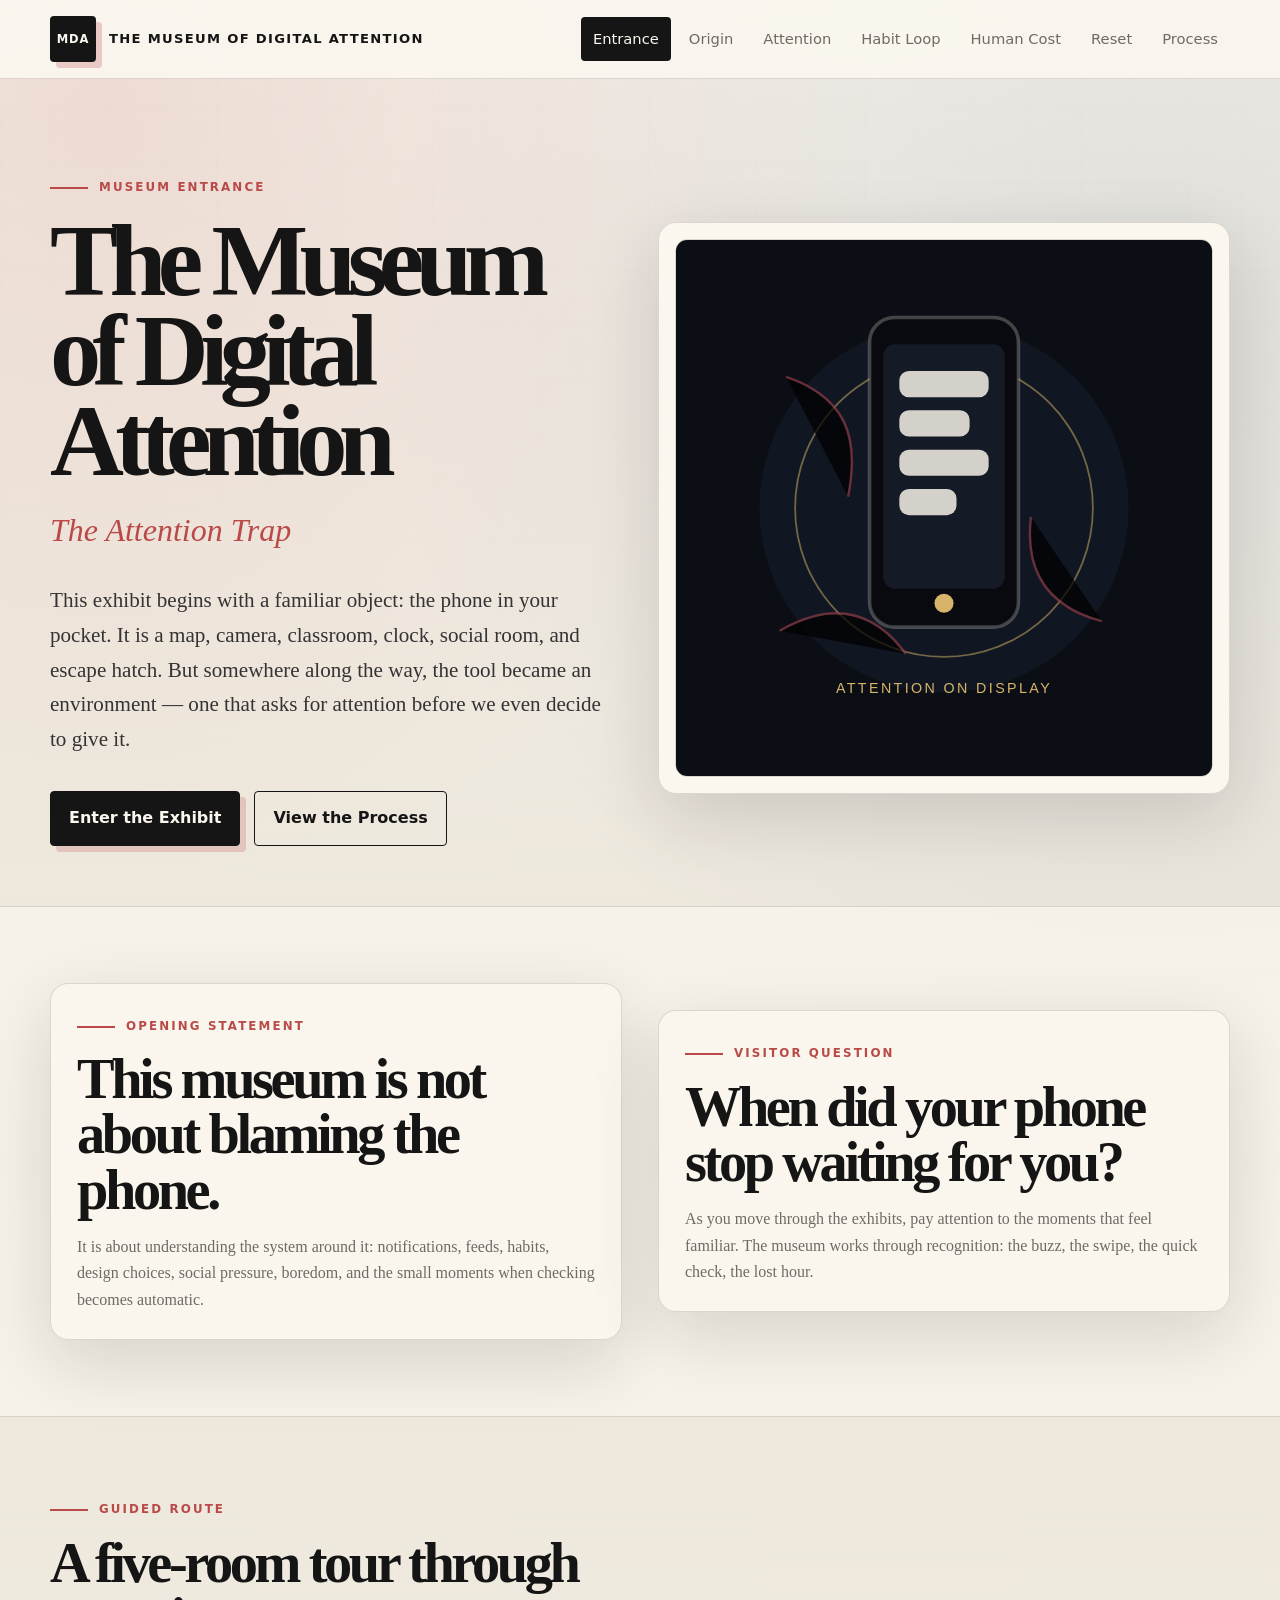
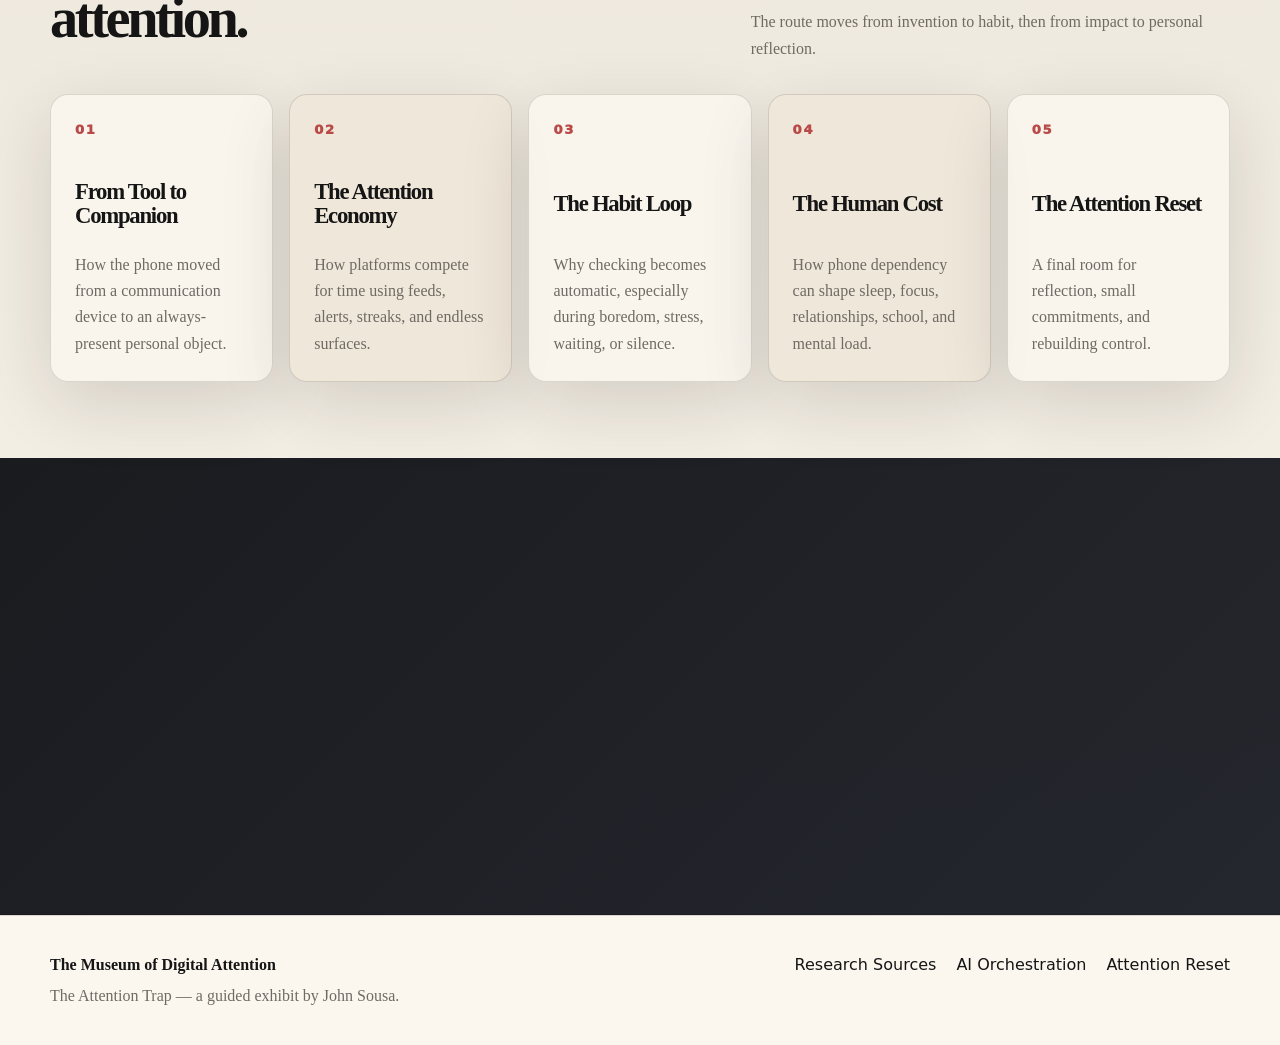
<file: index.html>
<!DOCTYPE html>
<html lang="en">
<head>
  <meta charset="UTF-8" />
  <meta name="viewport" content="width=device-width, initial-scale=1.0" />
  <title>Entrance | The Museum of Digital Attention</title>
  <meta name="description" content="Museum entrance for The Museum of Digital Attention." />
  <link rel="stylesheet" href="style.css" />
</head>
<body>
  
<header class="site-header">
  <nav class="container nav">
    <a class="brand" href="index.html" aria-label="Museum home">
      <span class="brand-mark">MDA</span>
      <span>The Museum of Digital Attention</span>
    </a>
    <button class="menu-toggle" aria-label="Open navigation">Menu</button>
    <div class="nav-links">
      <a href="index.html">Entrance</a>
      <a href="origin.html">Origin</a>
      <a href="attention.html">Attention</a>
      <a href="habits.html">Habit Loop</a>
      <a href="impact.html">Human Cost</a>
      <a href="reflection.html">Reset</a>
      <a href="process.html">Process</a>
    </div>
  </nav>
</header>

  <main>

    <section class="hero museum-entrance">
      <div class="container hero-grid">
        <div class="hero-copy reveal">
          <span class="exhibit-label">Museum Entrance</span>
          <h1>The Museum of Digital Attention</h1>
          <p class="subtitle">The Attention Trap</p>
          <p class="lede">This exhibit begins with a familiar object: the phone in your pocket. It is a map, camera, classroom, clock, social room, and escape hatch. But somewhere along the way, the tool became an environment — one that asks for attention before we even decide to give it.</p>
          <div class="hero-actions">
            <a class="btn primary" href="origin.html">Enter the Exhibit</a>
            <a class="btn ghost" href="process.html">View the Process</a>
          </div>
        </div>
        <div class="hero-art reveal">
          <img src="assets/images/hero-phone.svg" alt="Editorial illustration of a glowing phone in a museum case" />
        </div>
      </div>
    </section>

    <section class="quiet-section">
      <div class="container grid-2">
        <article class="statement-card reveal">
          <span class="eyebrow">Opening Statement</span>
          <h2>This museum is not about blaming the phone.</h2>
          <p>It is about understanding the system around it: notifications, feeds, habits, design choices, social pressure, boredom, and the small moments when checking becomes automatic.</p>
        </article>
        <article class="statement-card reveal">
          <span class="eyebrow">Visitor Question</span>
          <h2>When did your phone stop waiting for you?</h2>
          <p>As you move through the exhibits, pay attention to the moments that feel familiar. The museum works through recognition: the buzz, the swipe, the quick check, the lost hour.</p>
        </article>
      </div>
    </section>

    <section>
      <div class="container">
        <div class="section-header reveal">
          <div>
            <span class="exhibit-label">Guided Route</span>
            <h2>A five-room tour through attention.</h2>
          </div>
          <p>The route moves from invention to habit, then from impact to personal reflection.</p>
        </div>

        <div class="route-grid">
          <a class="route-card reveal" href="origin.html">
            <span>01</span>
            <h3>From Tool to Companion</h3>
            <p>How the phone moved from a communication device to an always-present personal object.</p>
          </a>
          <a class="route-card reveal" href="attention.html">
            <span>02</span>
            <h3>The Attention Economy</h3>
            <p>How platforms compete for time using feeds, alerts, streaks, and endless surfaces.</p>
          </a>
          <a class="route-card reveal" href="habits.html">
            <span>03</span>
            <h3>The Habit Loop</h3>
            <p>Why checking becomes automatic, especially during boredom, stress, waiting, or silence.</p>
          </a>
          <a class="route-card reveal" href="impact.html">
            <span>04</span>
            <h3>The Human Cost</h3>
            <p>How phone dependency can shape sleep, focus, relationships, school, and mental load.</p>
          </a>
          <a class="route-card reveal" href="reflection.html">
            <span>05</span>
            <h3>The Attention Reset</h3>
            <p>A final room for reflection, small commitments, and rebuilding control.</p>
          </a>
        </div>
      </div>
    </section>

    <section class="artifact-strip">
      <div class="container artifact-grid reveal">
        <div class="artifact-caption">
          <span class="eyebrow">Artifact No. 001</span>
          <h2>The Lock Screen</h2>
          <p>A private surface that became a public demand: messages, streaks, headlines, reminders, badges, alerts, and invitations to return.</p>
        </div>
        <div class="notification-wall" aria-label="Notification wall visual">
          <span>Mom: call me back</span>
          <span>3 new videos</span>
          <span>Your screen time is up 18%</span>
          <span>Breaking news</span>
          <span>Someone liked your post</span>
          <span>Memory from 4 years ago</span>
          <span>Low battery</span>
          <span>Continue watching?</span>
        </div>
      </div>
    </section>

  </main>
  
<footer class="site-footer">
  <div class="container footer-grid">
    <div>
      <strong>The Museum of Digital Attention</strong>
      <p>The Attention Trap — a guided exhibit by John Sousa.</p>
    </div>
    <div>
      <a href="sources.html">Research Sources</a>
      <a href="process.html">AI Orchestration</a>
      <a href="reflection.html">Attention Reset</a>
    </div>
  </div>
</footer>
<script src="script.js"></script>

</body>
</html>
</file>
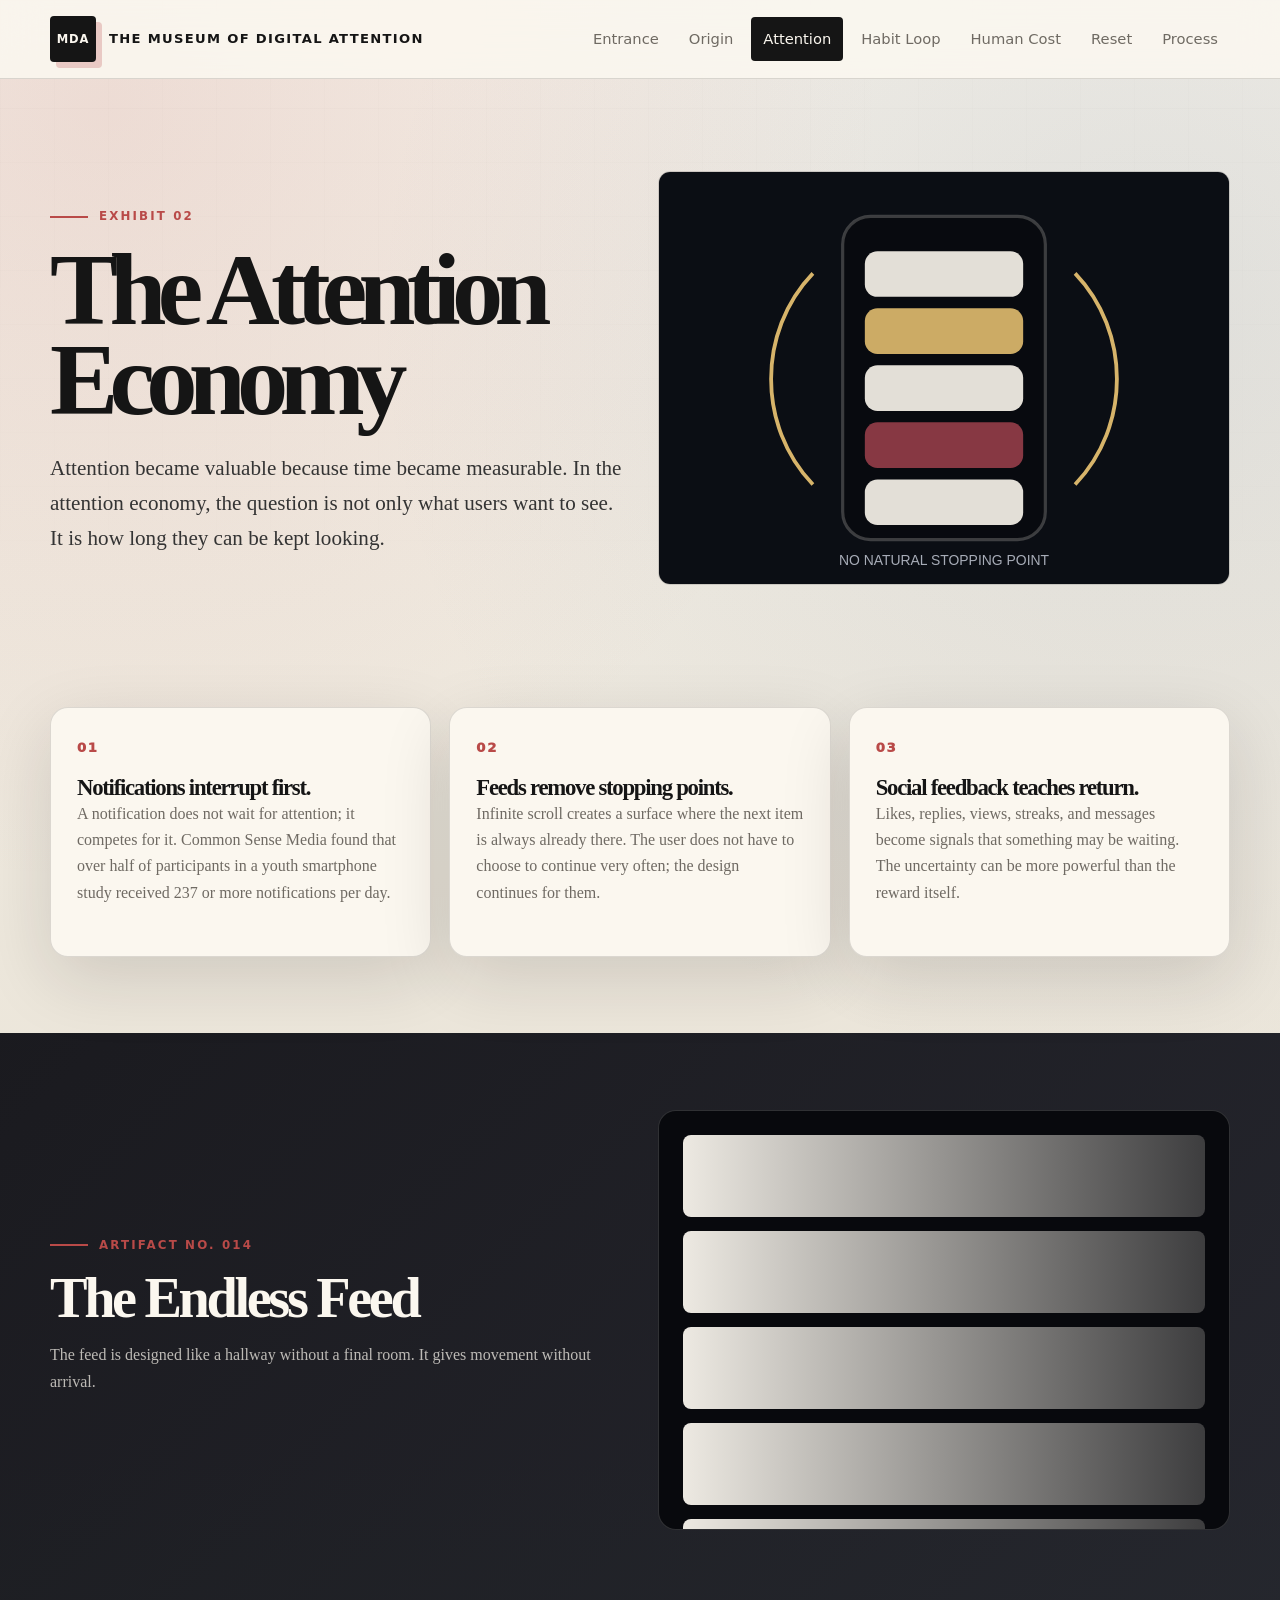
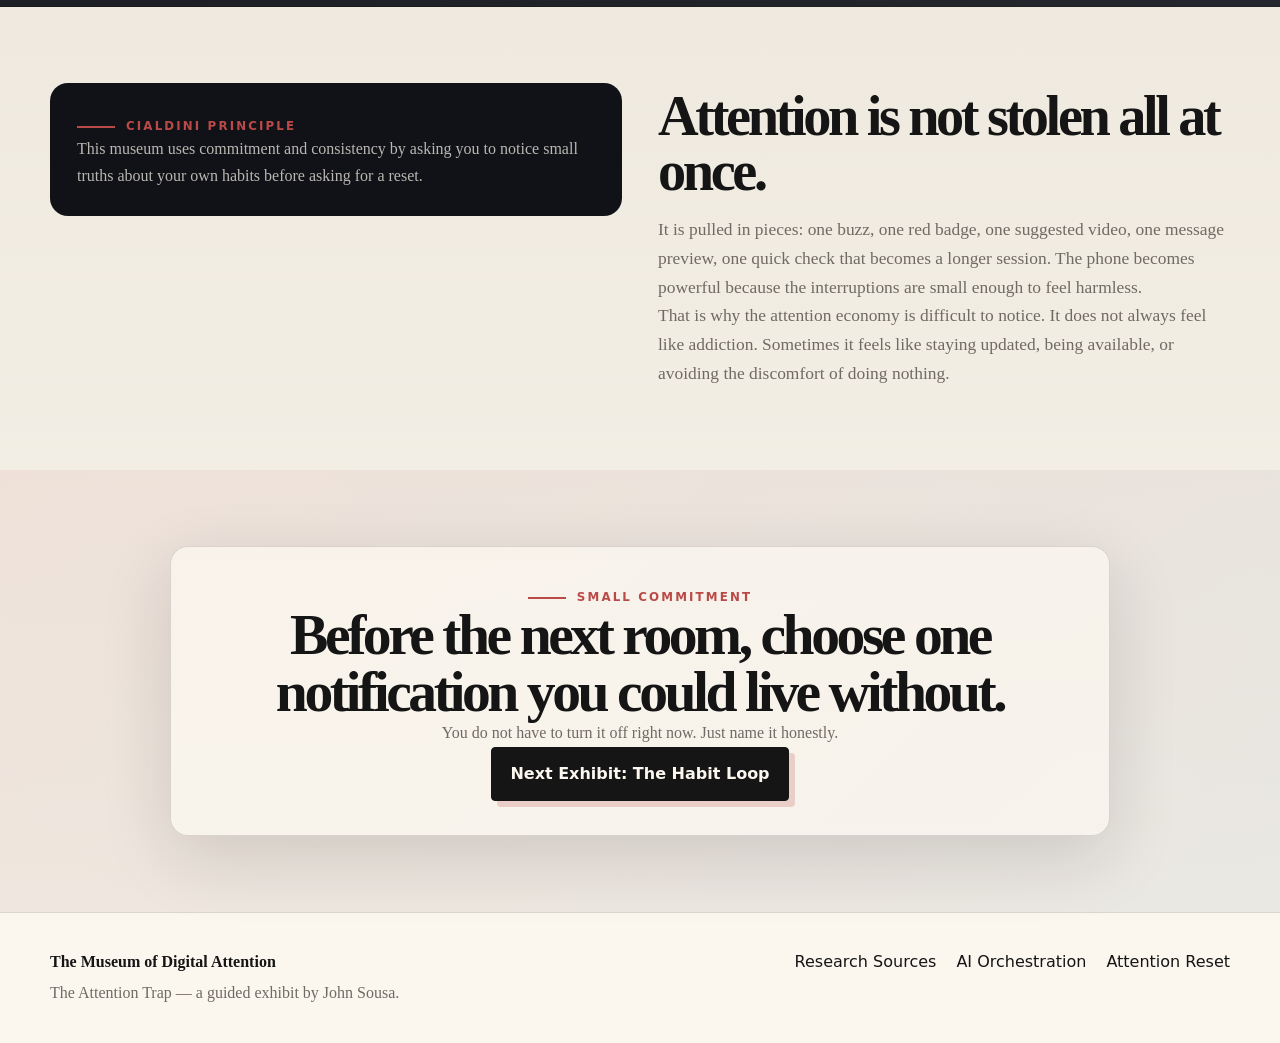
<file: attention.html>
<!DOCTYPE html>
<html lang="en">
<head>
  <meta charset="UTF-8" />
  <meta name="viewport" content="width=device-width, initial-scale=1.0" />
  <title>Exhibit 02: The Attention Economy | The Museum of Digital Attention</title>
  <meta name="description" content="The Museum of Digital Attention" />
  <link rel="stylesheet" href="style.css" />
</head>
<body>
  
<header class="site-header">
  <nav class="container nav">
    <a class="brand" href="index.html" aria-label="Museum home">
      <span class="brand-mark">MDA</span>
      <span>The Museum of Digital Attention</span>
    </a>
    <button class="menu-toggle" aria-label="Open navigation">Menu</button>
    <div class="nav-links">
      <a href="index.html">Entrance</a>
      <a href="origin.html">Origin</a>
      <a href="attention.html">Attention</a>
      <a href="habits.html">Habit Loop</a>
      <a href="impact.html">Human Cost</a>
      <a href="reflection.html">Reset</a>
      <a href="process.html">Process</a>
    </div>
  </nav>
</header>

  <main>

    <section class="page-hero">
      <div class="container page-grid">
        <div class="reveal">
          <span class="exhibit-label">Exhibit 02</span>
          <h1>The Attention Economy</h1>
          <p class="lede">Attention became valuable because time became measurable. In the attention economy, the question is not only what users want to see. It is how long they can be kept looking.</p>
        </div>
        <img class="page-image reveal" src="assets/images/feed-loop.svg" alt="Infinite feed and attention economy illustration" />
      </div>
    </section>

    <section>
      <div class="container grid-3">
        <article class="info-card reveal">
          <span class="number">01</span>
          <h3>Notifications interrupt first.</h3>
          <p>A notification does not wait for attention; it competes for it. Common Sense Media found that over half of participants in a youth smartphone study received 237 or more notifications per day.</p>
        </article>
        <article class="info-card reveal">
          <span class="number">02</span>
          <h3>Feeds remove stopping points.</h3>
          <p>Infinite scroll creates a surface where the next item is always already there. The user does not have to choose to continue very often; the design continues for them.</p>
        </article>
        <article class="info-card reveal">
          <span class="number">03</span>
          <h3>Social feedback teaches return.</h3>
          <p>Likes, replies, views, streaks, and messages become signals that something may be waiting. The uncertainty can be more powerful than the reward itself.</p>
        </article>
      </div>
    </section>

    <section class="artifact-strip">
      <div class="container artifact-grid reveal">
        <div>
          <span class="eyebrow">Artifact No. 014</span>
          <h2>The Endless Feed</h2>
          <p>The feed is designed like a hallway without a final room. It gives movement without arrival.</p>
        </div>
        <div class="feed-artifact">
          <div></div><div></div><div></div><div></div><div></div>
        </div>
      </div>
    </section>

    <section>
      <div class="container exhibit-layout">
        <aside class="exhibit-note reveal">
          <span class="eyebrow">Cialdini Principle</span>
          <p>This museum uses commitment and consistency by asking you to notice small truths about your own habits before asking for a reset.</p>
        </aside>
        <div class="exhibit-text reveal">
          <h2>Attention is not stolen all at once.</h2>
          <p>It is pulled in pieces: one buzz, one red badge, one suggested video, one message preview, one quick check that becomes a longer session. The phone becomes powerful because the interruptions are small enough to feel harmless.</p>
          <p>That is why the attention economy is difficult to notice. It does not always feel like addiction. Sometimes it feels like staying updated, being available, or avoiding the discomfort of doing nothing.</p>
        </div>
      </div>
    </section>

    <section class="reflection-prompt">
      <div class="container prompt-card reveal">
        <span class="eyebrow">Small Commitment</span>
        <h2>Before the next room, choose one notification you could live without.</h2>
        <p>You do not have to turn it off right now. Just name it honestly.</p>
        <a class="btn primary" href="habits.html">Next Exhibit: The Habit Loop</a>
      </div>
    </section>

  </main>
  
<footer class="site-footer">
  <div class="container footer-grid">
    <div>
      <strong>The Museum of Digital Attention</strong>
      <p>The Attention Trap — a guided exhibit by John Sousa.</p>
    </div>
    <div>
      <a href="sources.html">Research Sources</a>
      <a href="process.html">AI Orchestration</a>
      <a href="reflection.html">Attention Reset</a>
    </div>
  </div>
</footer>
<script src="script.js"></script>

</body>
</html>
</file>
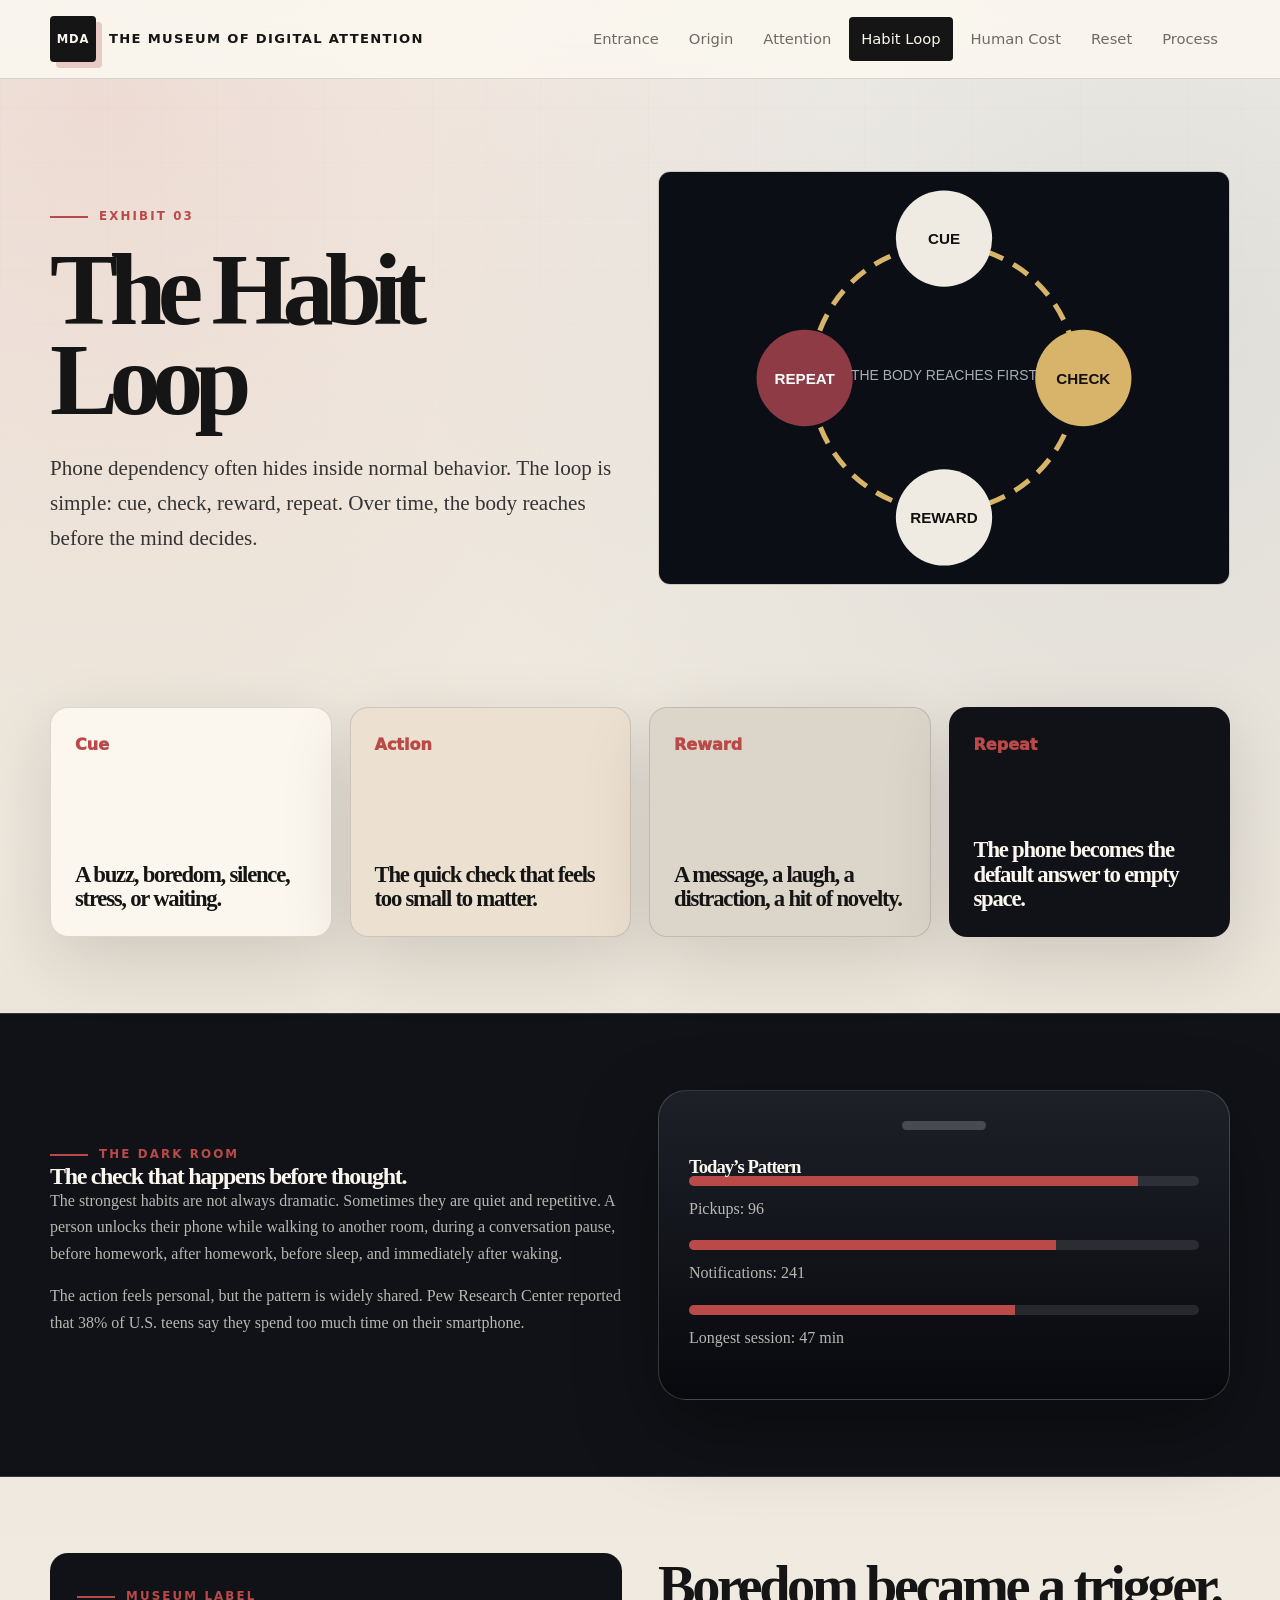
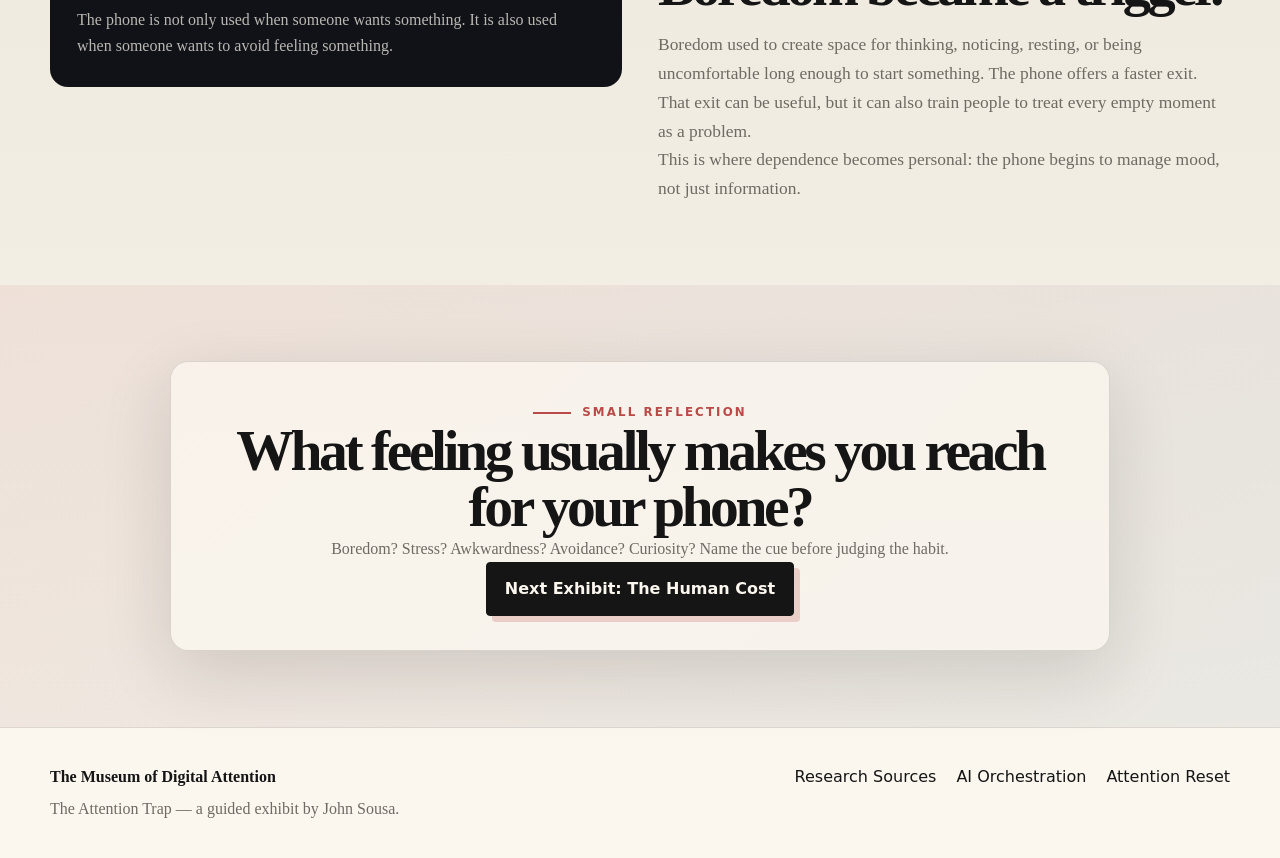
<file: habits.html>
<!DOCTYPE html>
<html lang="en">
<head>
  <meta charset="UTF-8" />
  <meta name="viewport" content="width=device-width, initial-scale=1.0" />
  <title>Exhibit 03: The Habit Loop | The Museum of Digital Attention</title>
  <meta name="description" content="The Museum of Digital Attention" />
  <link rel="stylesheet" href="style.css" />
</head>
<body>
  
<header class="site-header">
  <nav class="container nav">
    <a class="brand" href="index.html" aria-label="Museum home">
      <span class="brand-mark">MDA</span>
      <span>The Museum of Digital Attention</span>
    </a>
    <button class="menu-toggle" aria-label="Open navigation">Menu</button>
    <div class="nav-links">
      <a href="index.html">Entrance</a>
      <a href="origin.html">Origin</a>
      <a href="attention.html">Attention</a>
      <a href="habits.html">Habit Loop</a>
      <a href="impact.html">Human Cost</a>
      <a href="reflection.html">Reset</a>
      <a href="process.html">Process</a>
    </div>
  </nav>
</header>

  <main>

    <section class="page-hero">
      <div class="container page-grid">
        <div class="reveal">
          <span class="exhibit-label">Exhibit 03</span>
          <h1>The Habit Loop</h1>
          <p class="lede">Phone dependency often hides inside normal behavior. The loop is simple: cue, check, reward, repeat. Over time, the body reaches before the mind decides.</p>
        </div>
        <img class="page-image reveal" src="assets/images/habit-loop.svg" alt="Habit loop museum graphic" />
      </div>
    </section>

    <section>
      <div class="container loop-grid">
        <article class="loop-card reveal">
          <span>Cue</span>
          <h3>A buzz, boredom, silence, stress, or waiting.</h3>
        </article>
        <article class="loop-card reveal">
          <span>Action</span>
          <h3>The quick check that feels too small to matter.</h3>
        </article>
        <article class="loop-card reveal">
          <span>Reward</span>
          <h3>A message, a laugh, a distraction, a hit of novelty.</h3>
        </article>
        <article class="loop-card reveal">
          <span>Repeat</span>
          <h3>The phone becomes the default answer to empty space.</h3>
        </article>
      </div>
    </section>

    <section class="dark-room">
      <div class="container grid-2">
        <div class="reveal">
          <span class="exhibit-label">The Dark Room</span>
          <h2>The check that happens before thought.</h2>
          <p>The strongest habits are not always dramatic. Sometimes they are quiet and repetitive. A person unlocks their phone while walking to another room, during a conversation pause, before homework, after homework, before sleep, and immediately after waking.</p>
          <p>The action feels personal, but the pattern is widely shared. Pew Research Center reported that 38% of U.S. teens say they spend too much time on their smartphone.</p>
        </div>
        <div class="screen-time-panel reveal">
          <div class="phone-top"></div>
          <h3>Today’s Pattern</h3>
          <div class="bar"><span style="--w: 88%"></span></div>
          <p>Pickups: 96</p>
          <div class="bar"><span style="--w: 72%"></span></div>
          <p>Notifications: 241</p>
          <div class="bar"><span style="--w: 64%"></span></div>
          <p>Longest session: 47 min</p>
        </div>
      </div>
    </section>

    <section>
      <div class="container exhibit-layout">
        <aside class="exhibit-note reveal">
          <span class="eyebrow">Museum Label</span>
          <p>The phone is not only used when someone wants something. It is also used when someone wants to avoid feeling something.</p>
        </aside>
        <div class="exhibit-text reveal">
          <h2>Boredom became a trigger.</h2>
          <p>Boredom used to create space for thinking, noticing, resting, or being uncomfortable long enough to start something. The phone offers a faster exit. That exit can be useful, but it can also train people to treat every empty moment as a problem.</p>
          <p>This is where dependence becomes personal: the phone begins to manage mood, not just information.</p>
        </div>
      </div>
    </section>

    <section class="reflection-prompt">
      <div class="container prompt-card reveal">
        <span class="eyebrow">Small Reflection</span>
        <h2>What feeling usually makes you reach for your phone?</h2>
        <p>Boredom? Stress? Awkwardness? Avoidance? Curiosity? Name the cue before judging the habit.</p>
        <a class="btn primary" href="impact.html">Next Exhibit: The Human Cost</a>
      </div>
    </section>

  </main>
  
<footer class="site-footer">
  <div class="container footer-grid">
    <div>
      <strong>The Museum of Digital Attention</strong>
      <p>The Attention Trap — a guided exhibit by John Sousa.</p>
    </div>
    <div>
      <a href="sources.html">Research Sources</a>
      <a href="process.html">AI Orchestration</a>
      <a href="reflection.html">Attention Reset</a>
    </div>
  </div>
</footer>
<script src="script.js"></script>

</body>
</html>
</file>
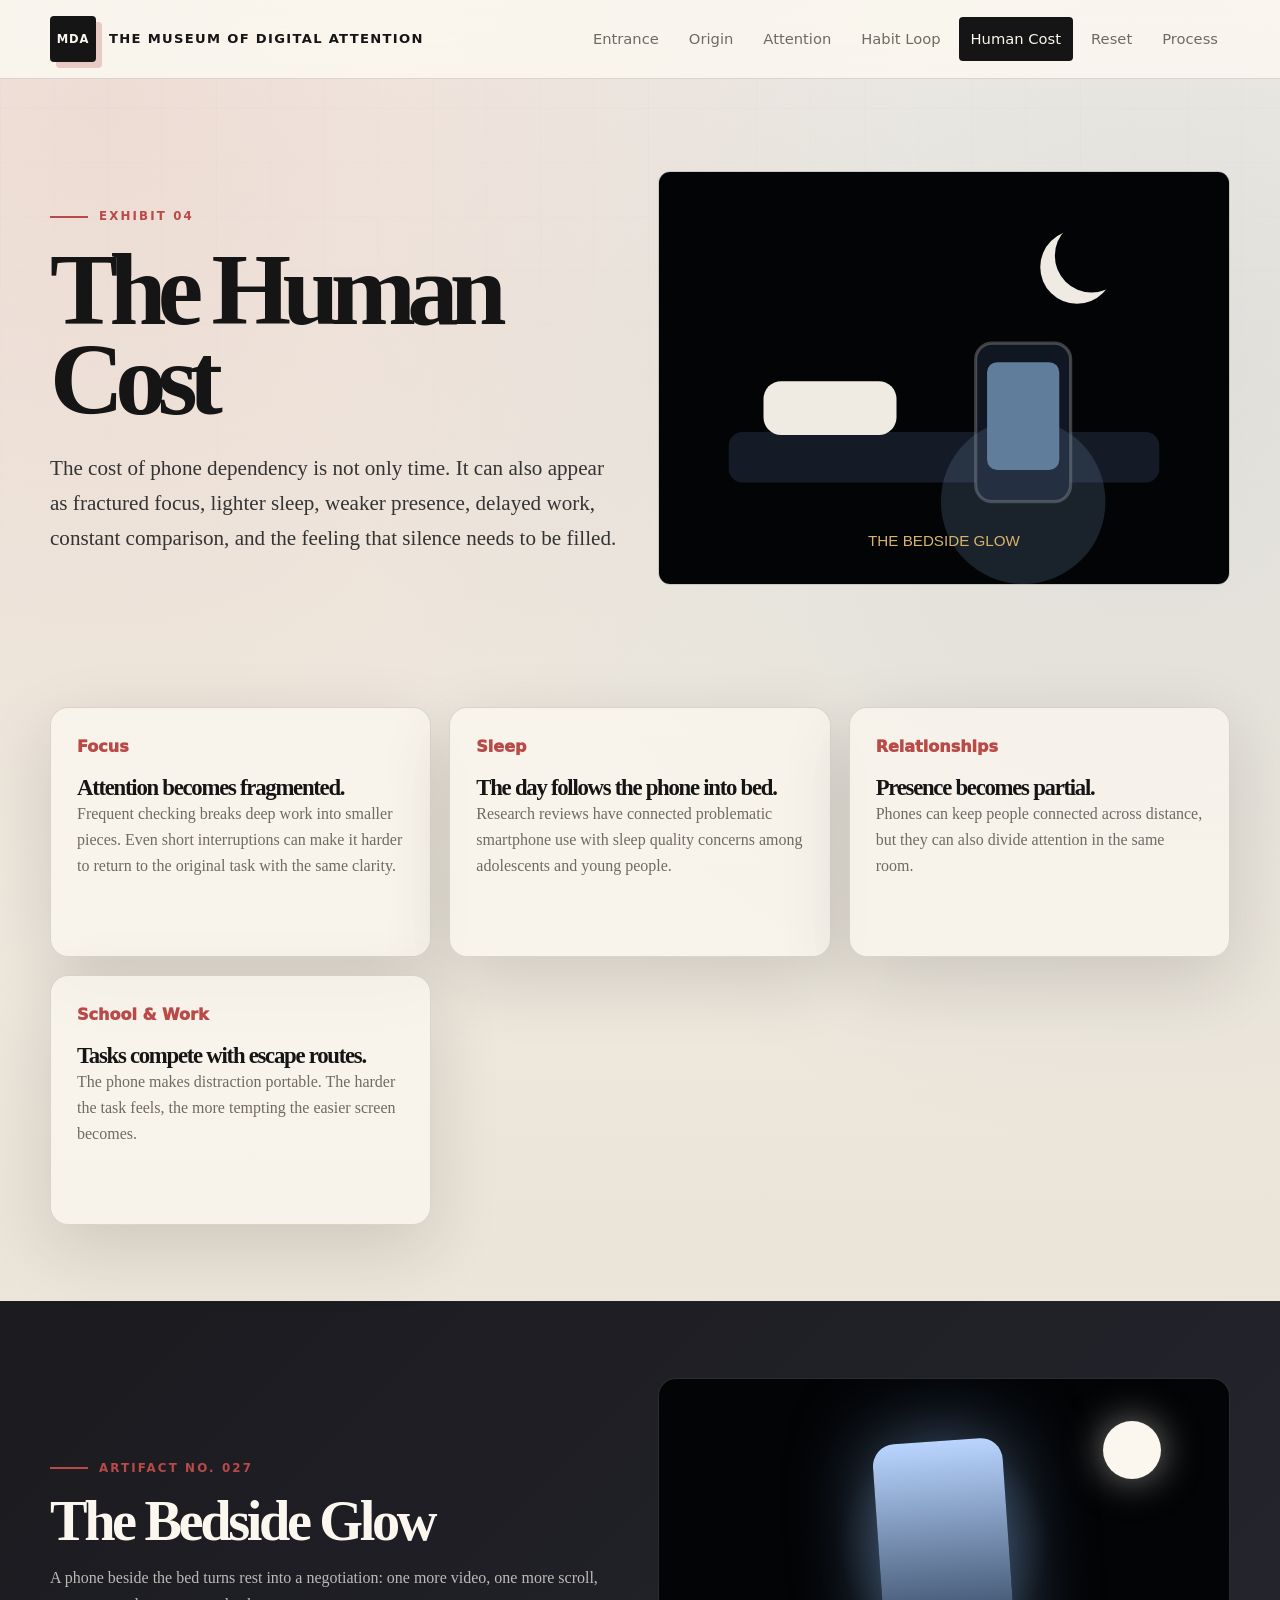
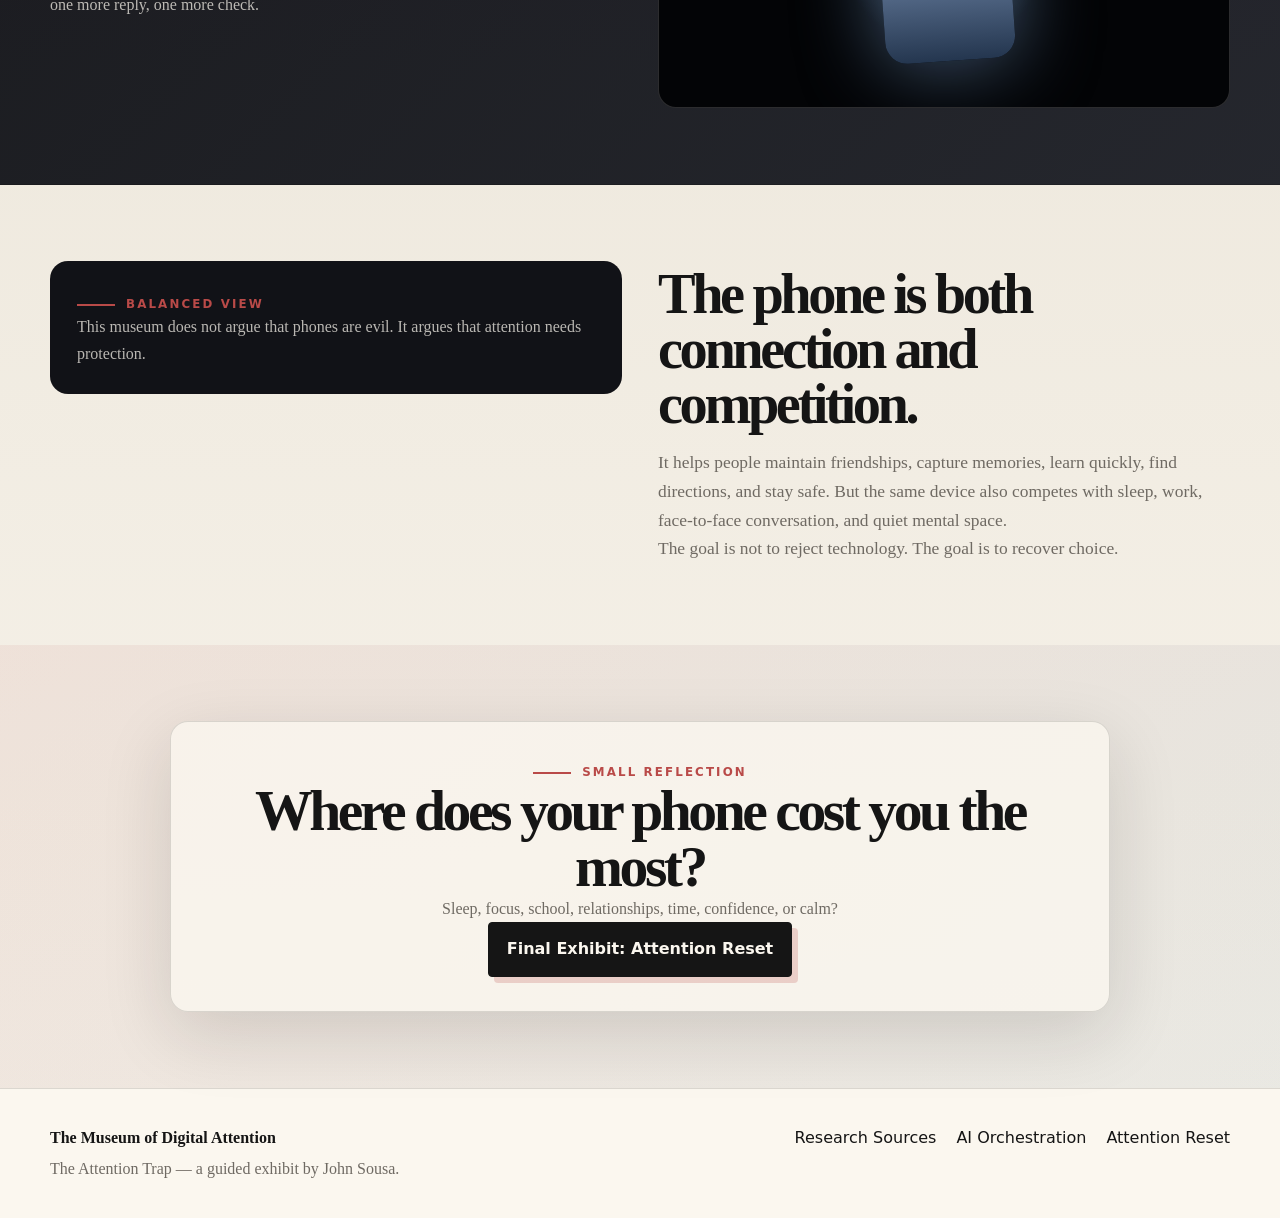
<file: impact.html>
<!DOCTYPE html>
<html lang="en">
<head>
  <meta charset="UTF-8" />
  <meta name="viewport" content="width=device-width, initial-scale=1.0" />
  <title>Exhibit 04: The Human Cost | The Museum of Digital Attention</title>
  <meta name="description" content="The Museum of Digital Attention" />
  <link rel="stylesheet" href="style.css" />
</head>
<body>
  
<header class="site-header">
  <nav class="container nav">
    <a class="brand" href="index.html" aria-label="Museum home">
      <span class="brand-mark">MDA</span>
      <span>The Museum of Digital Attention</span>
    </a>
    <button class="menu-toggle" aria-label="Open navigation">Menu</button>
    <div class="nav-links">
      <a href="index.html">Entrance</a>
      <a href="origin.html">Origin</a>
      <a href="attention.html">Attention</a>
      <a href="habits.html">Habit Loop</a>
      <a href="impact.html">Human Cost</a>
      <a href="reflection.html">Reset</a>
      <a href="process.html">Process</a>
    </div>
  </nav>
</header>

  <main>

    <section class="page-hero">
      <div class="container page-grid">
        <div class="reveal">
          <span class="exhibit-label">Exhibit 04</span>
          <h1>The Human Cost</h1>
          <p class="lede">The cost of phone dependency is not only time. It can also appear as fractured focus, lighter sleep, weaker presence, delayed work, constant comparison, and the feeling that silence needs to be filled.</p>
        </div>
        <img class="page-image reveal" src="assets/images/sleep-glow.svg" alt="Phone glow affecting sleep and attention illustration" />
      </div>
    </section>

    <section>
      <div class="container cost-grid">
        <article class="cost-card reveal">
          <span>Focus</span>
          <h3>Attention becomes fragmented.</h3>
          <p>Frequent checking breaks deep work into smaller pieces. Even short interruptions can make it harder to return to the original task with the same clarity.</p>
        </article>
        <article class="cost-card reveal">
          <span>Sleep</span>
          <h3>The day follows the phone into bed.</h3>
          <p>Research reviews have connected problematic smartphone use with sleep quality concerns among adolescents and young people.</p>
        </article>
        <article class="cost-card reveal">
          <span>Relationships</span>
          <h3>Presence becomes partial.</h3>
          <p>Phones can keep people connected across distance, but they can also divide attention in the same room.</p>
        </article>
        <article class="cost-card reveal">
          <span>School & Work</span>
          <h3>Tasks compete with escape routes.</h3>
          <p>The phone makes distraction portable. The harder the task feels, the more tempting the easier screen becomes.</p>
        </article>
      </div>
    </section>

    <section class="artifact-strip">
      <div class="container artifact-grid reveal">
        <div>
          <span class="eyebrow">Artifact No. 027</span>
          <h2>The Bedside Glow</h2>
          <p>A phone beside the bed turns rest into a negotiation: one more video, one more scroll, one more reply, one more check.</p>
        </div>
        <div class="nightstand">
          <div class="moon"></div>
          <div class="glow-phone"></div>
        </div>
      </div>
    </section>

    <section>
      <div class="container exhibit-layout">
        <aside class="exhibit-note reveal">
          <span class="eyebrow">Balanced View</span>
          <p>This museum does not argue that phones are evil. It argues that attention needs protection.</p>
        </aside>
        <div class="exhibit-text reveal">
          <h2>The phone is both connection and competition.</h2>
          <p>It helps people maintain friendships, capture memories, learn quickly, find directions, and stay safe. But the same device also competes with sleep, work, face-to-face conversation, and quiet mental space.</p>
          <p>The goal is not to reject technology. The goal is to recover choice.</p>
        </div>
      </div>
    </section>

    <section class="reflection-prompt">
      <div class="container prompt-card reveal">
        <span class="eyebrow">Small Reflection</span>
        <h2>Where does your phone cost you the most?</h2>
        <p>Sleep, focus, school, relationships, time, confidence, or calm?</p>
        <a class="btn primary" href="reflection.html">Final Exhibit: Attention Reset</a>
      </div>
    </section>

  </main>
  
<footer class="site-footer">
  <div class="container footer-grid">
    <div>
      <strong>The Museum of Digital Attention</strong>
      <p>The Attention Trap — a guided exhibit by John Sousa.</p>
    </div>
    <div>
      <a href="sources.html">Research Sources</a>
      <a href="process.html">AI Orchestration</a>
      <a href="reflection.html">Attention Reset</a>
    </div>
  </div>
</footer>
<script src="script.js"></script>

</body>
</html>
</file>
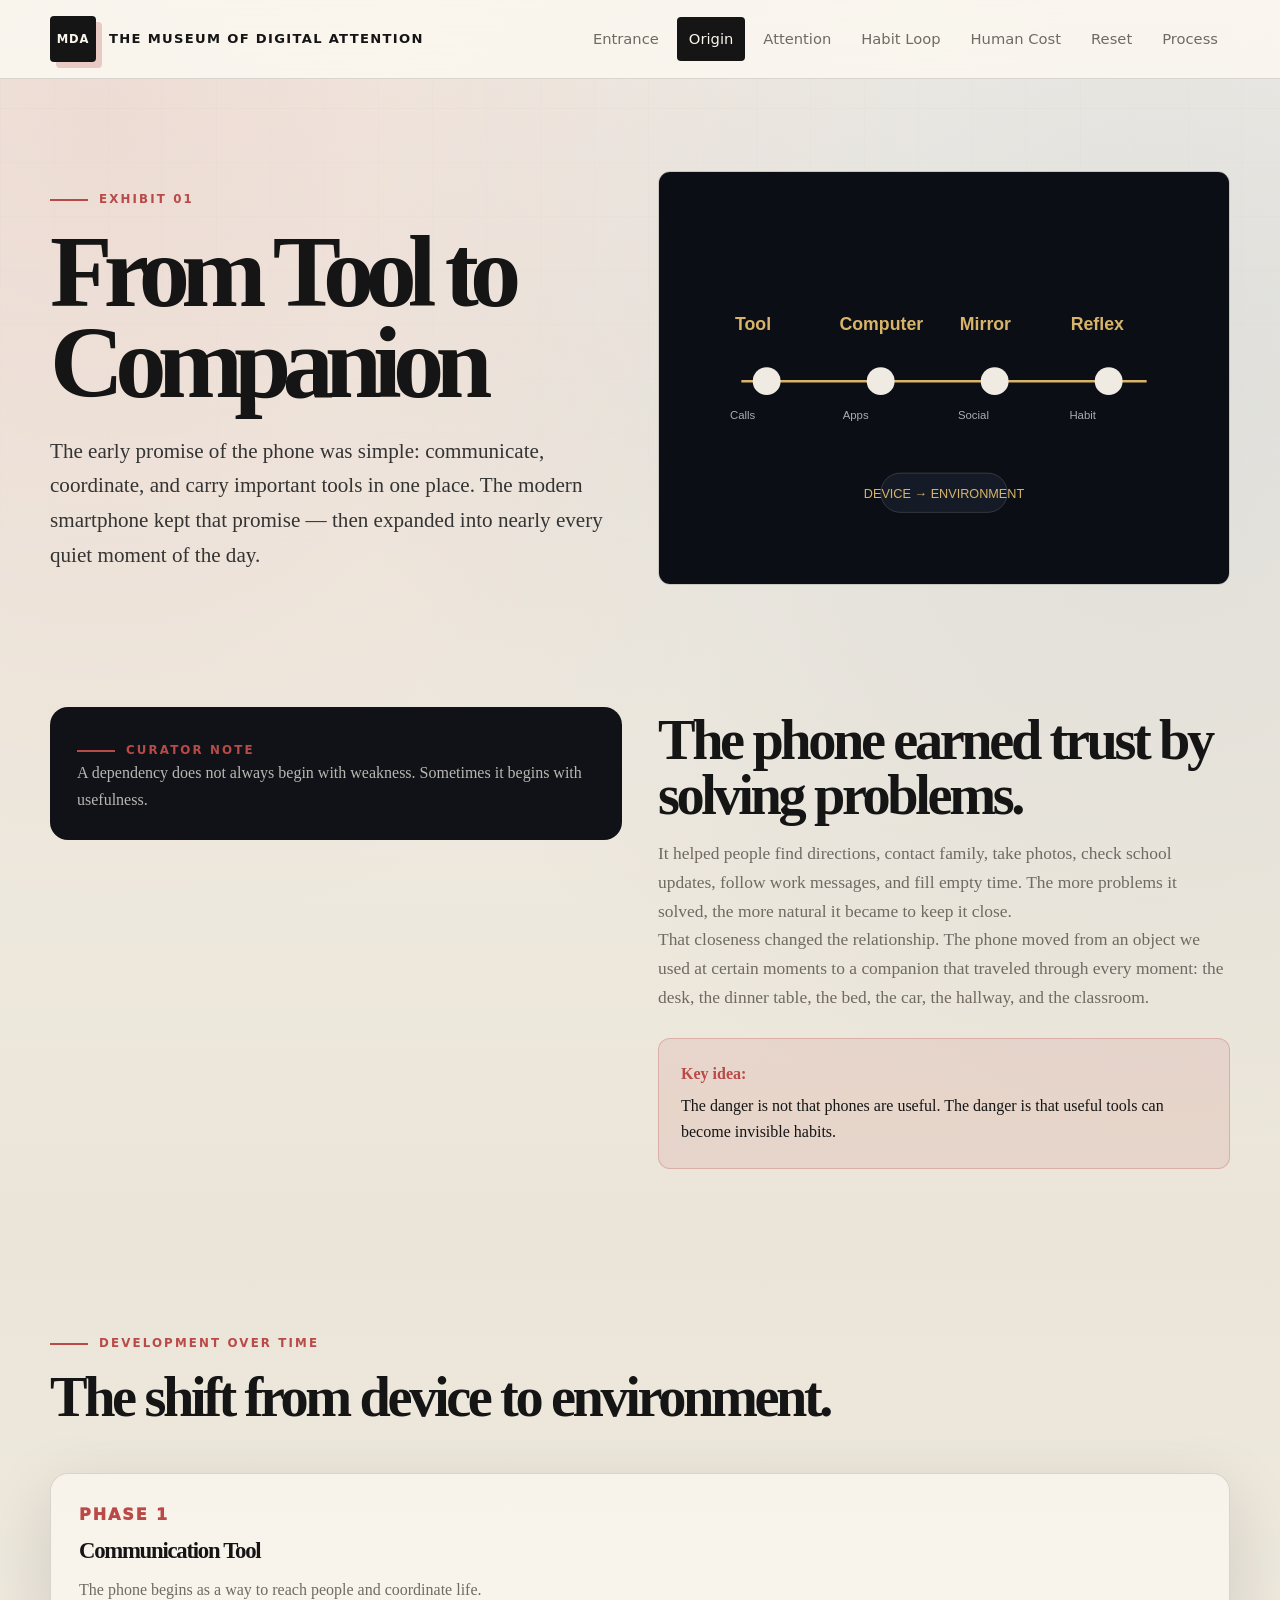
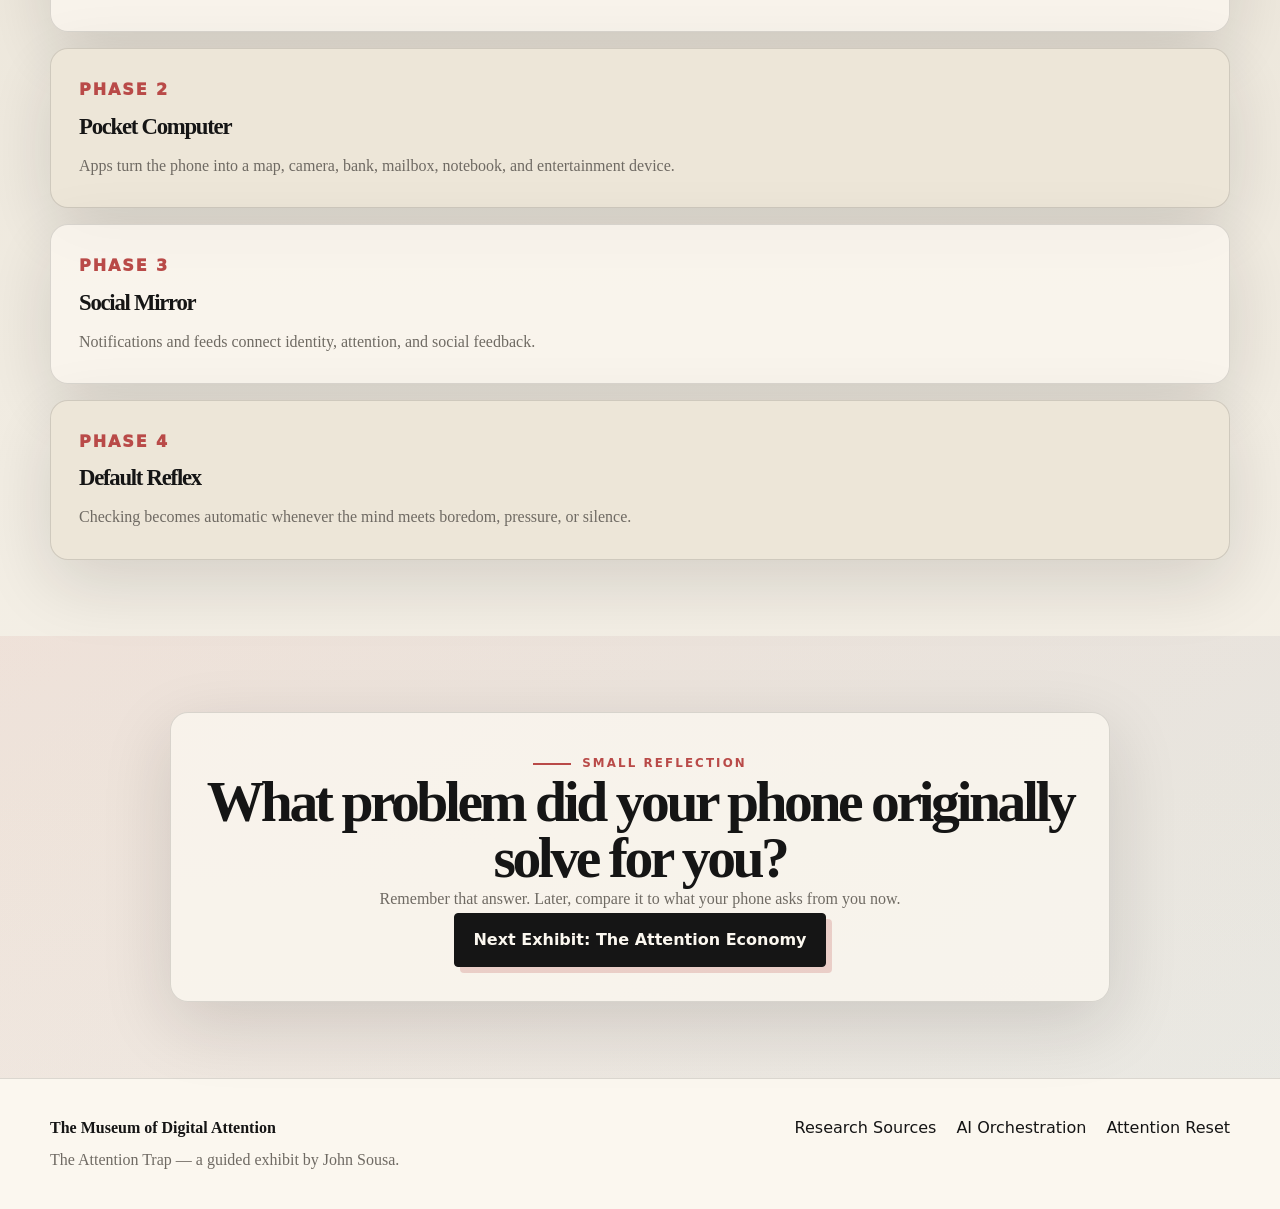
<file: origin.html>
<!DOCTYPE html>
<html lang="en">
<head>
  <meta charset="UTF-8" />
  <meta name="viewport" content="width=device-width, initial-scale=1.0" />
  <title>Exhibit 01: From Tool to Companion | The Museum of Digital Attention</title>
  <meta name="description" content="The Museum of Digital Attention" />
  <link rel="stylesheet" href="style.css" />
</head>
<body>
  
<header class="site-header">
  <nav class="container nav">
    <a class="brand" href="index.html" aria-label="Museum home">
      <span class="brand-mark">MDA</span>
      <span>The Museum of Digital Attention</span>
    </a>
    <button class="menu-toggle" aria-label="Open navigation">Menu</button>
    <div class="nav-links">
      <a href="index.html">Entrance</a>
      <a href="origin.html">Origin</a>
      <a href="attention.html">Attention</a>
      <a href="habits.html">Habit Loop</a>
      <a href="impact.html">Human Cost</a>
      <a href="reflection.html">Reset</a>
      <a href="process.html">Process</a>
    </div>
  </nav>
</header>

  <main>

    <section class="page-hero">
      <div class="container page-grid">
        <div class="reveal">
          <span class="exhibit-label">Exhibit 01</span>
          <h1>From Tool to Companion</h1>
          <p class="lede">The early promise of the phone was simple: communicate, coordinate, and carry important tools in one place. The modern smartphone kept that promise — then expanded into nearly every quiet moment of the day.</p>
        </div>
        <img class="page-image reveal" src="assets/images/timeline-phone.svg" alt="Timeline style phone evolution graphic" />
      </div>
    </section>

    <section>
      <div class="container exhibit-layout">
        <aside class="exhibit-note reveal">
          <span class="eyebrow">Curator Note</span>
          <p>A dependency does not always begin with weakness. Sometimes it begins with usefulness.</p>
        </aside>
        <div class="exhibit-text reveal">
          <h2>The phone earned trust by solving problems.</h2>
          <p>It helped people find directions, contact family, take photos, check school updates, follow work messages, and fill empty time. The more problems it solved, the more natural it became to keep it close.</p>
          <p>That closeness changed the relationship. The phone moved from an object we used at certain moments to a companion that traveled through every moment: the desk, the dinner table, the bed, the car, the hallway, and the classroom.</p>

          <div class="museum-callout">
            <strong>Key idea:</strong>
            <span>The danger is not that phones are useful. The danger is that useful tools can become invisible habits.</span>
          </div>
        </div>
      </div>
    </section>

    <section class="timeline-section">
      <div class="container">
        <div class="section-header reveal">
          <div>
            <span class="exhibit-label">Development Over Time</span>
            <h2>The shift from device to environment.</h2>
          </div>
        </div>

        <div class="museum-timeline">
          <div class="timeline-item reveal">
            <span>Phase 1</span>
            <h3>Communication Tool</h3>
            <p>The phone begins as a way to reach people and coordinate life.</p>
          </div>
          <div class="timeline-item reveal">
            <span>Phase 2</span>
            <h3>Pocket Computer</h3>
            <p>Apps turn the phone into a map, camera, bank, mailbox, notebook, and entertainment device.</p>
          </div>
          <div class="timeline-item reveal">
            <span>Phase 3</span>
            <h3>Social Mirror</h3>
            <p>Notifications and feeds connect identity, attention, and social feedback.</p>
          </div>
          <div class="timeline-item reveal">
            <span>Phase 4</span>
            <h3>Default Reflex</h3>
            <p>Checking becomes automatic whenever the mind meets boredom, pressure, or silence.</p>
          </div>
        </div>
      </div>
    </section>

    <section class="reflection-prompt">
      <div class="container prompt-card reveal">
        <span class="eyebrow">Small Reflection</span>
        <h2>What problem did your phone originally solve for you?</h2>
        <p>Remember that answer. Later, compare it to what your phone asks from you now.</p>
        <a class="btn primary" href="attention.html">Next Exhibit: The Attention Economy</a>
      </div>
    </section>

  </main>
  
<footer class="site-footer">
  <div class="container footer-grid">
    <div>
      <strong>The Museum of Digital Attention</strong>
      <p>The Attention Trap — a guided exhibit by John Sousa.</p>
    </div>
    <div>
      <a href="sources.html">Research Sources</a>
      <a href="process.html">AI Orchestration</a>
      <a href="reflection.html">Attention Reset</a>
    </div>
  </div>
</footer>
<script src="script.js"></script>

</body>
</html>
</file>
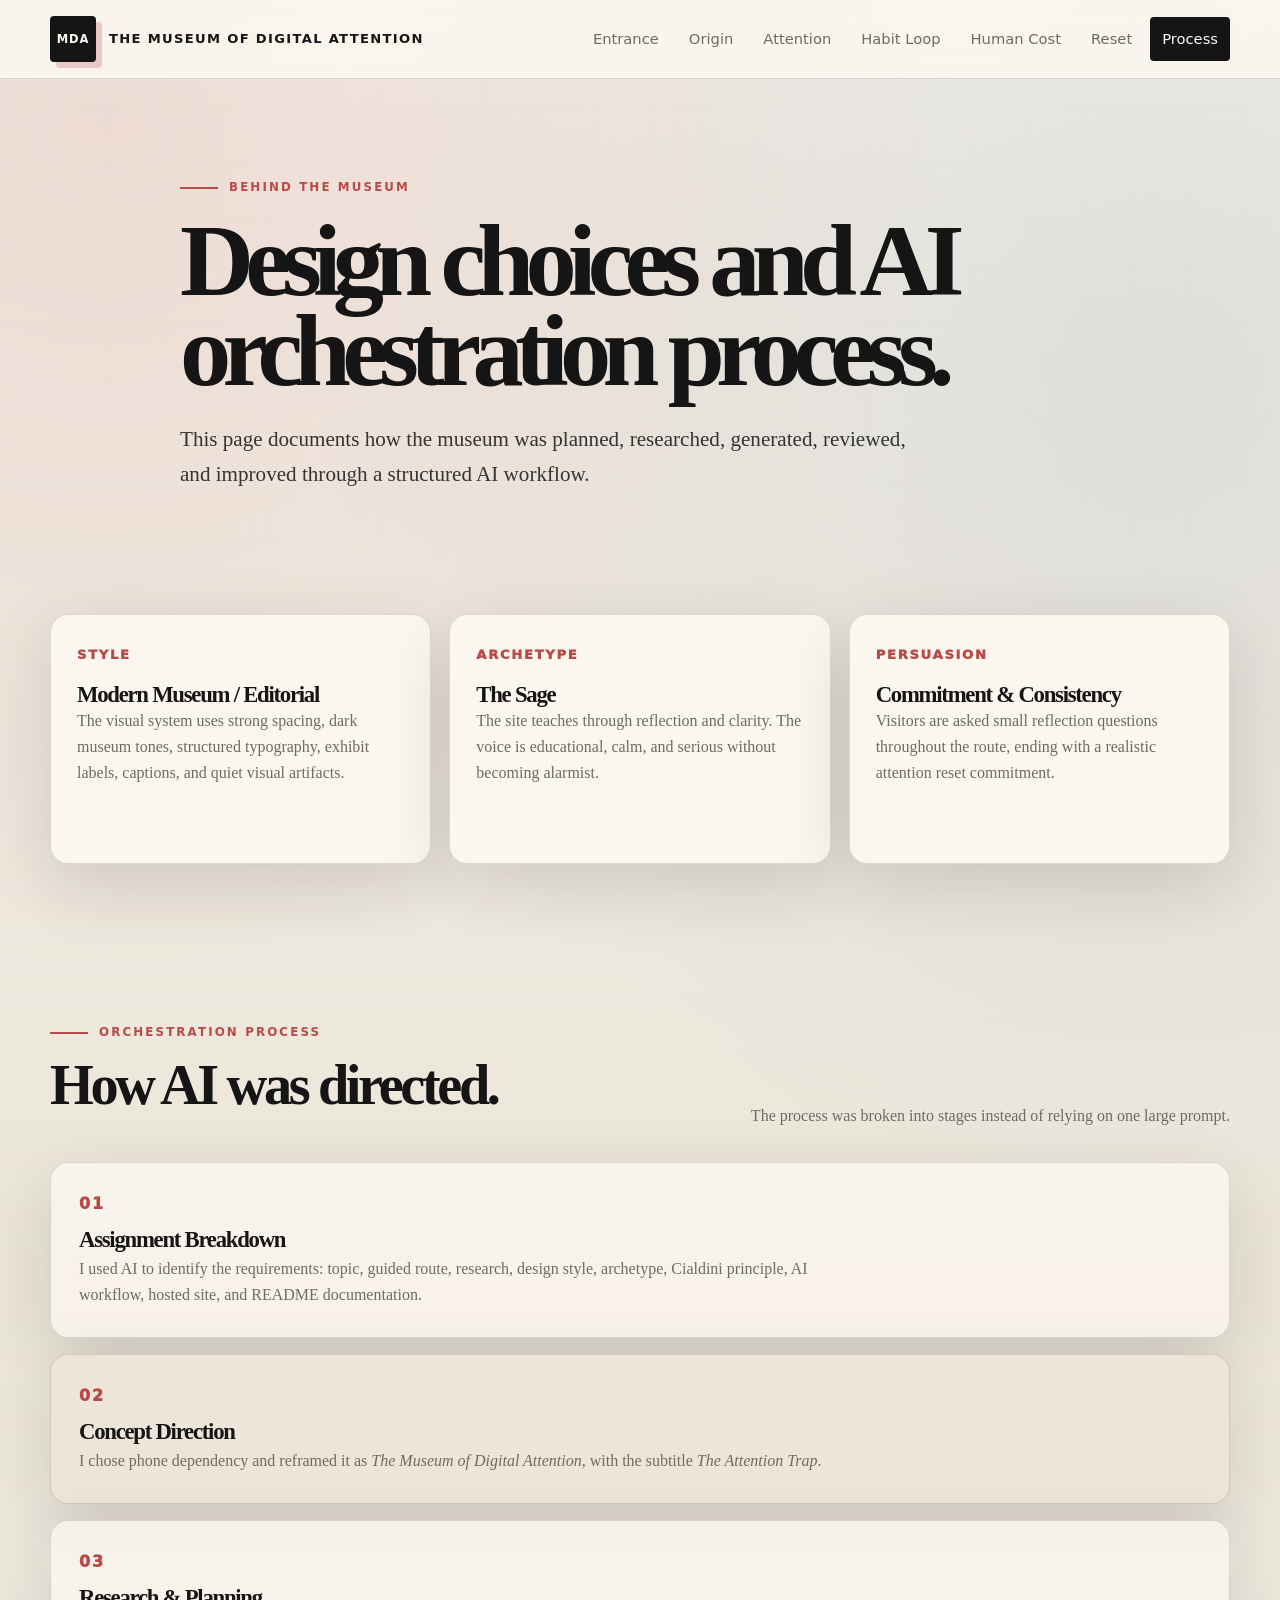
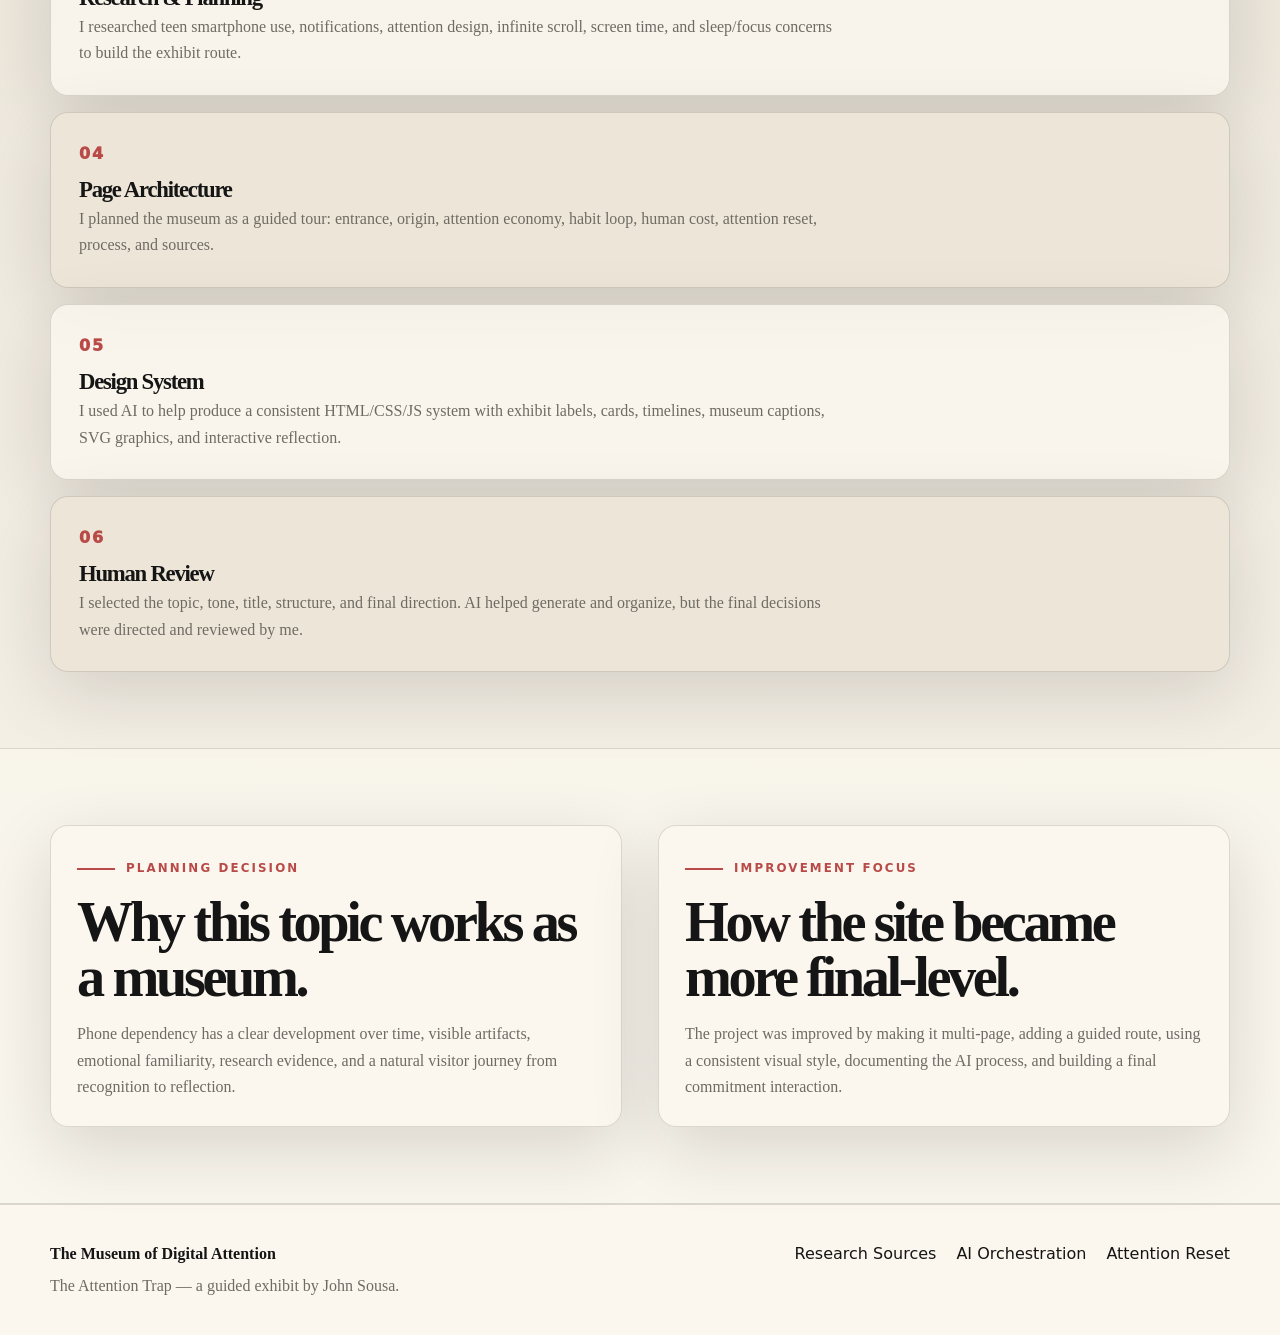
<file: process.html>
<!DOCTYPE html>
<html lang="en">
<head>
  <meta charset="UTF-8" />
  <meta name="viewport" content="width=device-width, initial-scale=1.0" />
  <title>Process | The Museum of Digital Attention</title>
  <meta name="description" content="The Museum of Digital Attention" />
  <link rel="stylesheet" href="style.css" />
</head>
<body>
  
<header class="site-header">
  <nav class="container nav">
    <a class="brand" href="index.html" aria-label="Museum home">
      <span class="brand-mark">MDA</span>
      <span>The Museum of Digital Attention</span>
    </a>
    <button class="menu-toggle" aria-label="Open navigation">Menu</button>
    <div class="nav-links">
      <a href="index.html">Entrance</a>
      <a href="origin.html">Origin</a>
      <a href="attention.html">Attention</a>
      <a href="habits.html">Habit Loop</a>
      <a href="impact.html">Human Cost</a>
      <a href="reflection.html">Reset</a>
      <a href="process.html">Process</a>
    </div>
  </nav>
</header>

  <main>

    <section class="page-hero">
      <div class="container page-title reveal">
        <span class="exhibit-label">Behind the Museum</span>
        <h1>Design choices and AI orchestration process.</h1>
        <p class="lede">This page documents how the museum was planned, researched, generated, reviewed, and improved through a structured AI workflow.</p>
      </div>
    </section>

    <section>
      <div class="container grid-3">
        <article class="info-card reveal">
          <span class="number">Style</span>
          <h3>Modern Museum / Editorial</h3>
          <p>The visual system uses strong spacing, dark museum tones, structured typography, exhibit labels, captions, and quiet visual artifacts.</p>
        </article>
        <article class="info-card reveal">
          <span class="number">Archetype</span>
          <h3>The Sage</h3>
          <p>The site teaches through reflection and clarity. The voice is educational, calm, and serious without becoming alarmist.</p>
        </article>
        <article class="info-card reveal">
          <span class="number">Persuasion</span>
          <h3>Commitment & Consistency</h3>
          <p>Visitors are asked small reflection questions throughout the route, ending with a realistic attention reset commitment.</p>
        </article>
      </div>
    </section>

    <section>
      <div class="container">
        <div class="section-header reveal">
          <div>
            <span class="exhibit-label">Orchestration Process</span>
            <h2>How AI was directed.</h2>
          </div>
          <p>The process was broken into stages instead of relying on one large prompt.</p>
        </div>

        <div class="process-steps">
          <div class="process-step reveal">
            <span>01</span>
            <div>
              <h3>Assignment Breakdown</h3>
              <p>I used AI to identify the requirements: topic, guided route, research, design style, archetype, Cialdini principle, AI workflow, hosted site, and README documentation.</p>
            </div>
          </div>
          <div class="process-step reveal">
            <span>02</span>
            <div>
              <h3>Concept Direction</h3>
              <p>I chose phone dependency and reframed it as <em>The Museum of Digital Attention</em>, with the subtitle <em>The Attention Trap</em>.</p>
            </div>
          </div>
          <div class="process-step reveal">
            <span>03</span>
            <div>
              <h3>Research & Planning</h3>
              <p>I researched teen smartphone use, notifications, attention design, infinite scroll, screen time, and sleep/focus concerns to build the exhibit route.</p>
            </div>
          </div>
          <div class="process-step reveal">
            <span>04</span>
            <div>
              <h3>Page Architecture</h3>
              <p>I planned the museum as a guided tour: entrance, origin, attention economy, habit loop, human cost, attention reset, process, and sources.</p>
            </div>
          </div>
          <div class="process-step reveal">
            <span>05</span>
            <div>
              <h3>Design System</h3>
              <p>I used AI to help produce a consistent HTML/CSS/JS system with exhibit labels, cards, timelines, museum captions, SVG graphics, and interactive reflection.</p>
            </div>
          </div>
          <div class="process-step reveal">
            <span>06</span>
            <div>
              <h3>Human Review</h3>
              <p>I selected the topic, tone, title, structure, and final direction. AI helped generate and organize, but the final decisions were directed and reviewed by me.</p>
            </div>
          </div>
        </div>
      </div>
    </section>

    <section class="quiet-section">
      <div class="container grid-2">
        <article class="statement-card reveal">
          <span class="eyebrow">Planning Decision</span>
          <h2>Why this topic works as a museum.</h2>
          <p>Phone dependency has a clear development over time, visible artifacts, emotional familiarity, research evidence, and a natural visitor journey from recognition to reflection.</p>
        </article>
        <article class="statement-card reveal">
          <span class="eyebrow">Improvement Focus</span>
          <h2>How the site became more final-level.</h2>
          <p>The project was improved by making it multi-page, adding a guided route, using a consistent visual style, documenting the AI process, and building a final commitment interaction.</p>
        </article>
      </div>
    </section>

  </main>
  
<footer class="site-footer">
  <div class="container footer-grid">
    <div>
      <strong>The Museum of Digital Attention</strong>
      <p>The Attention Trap — a guided exhibit by John Sousa.</p>
    </div>
    <div>
      <a href="sources.html">Research Sources</a>
      <a href="process.html">AI Orchestration</a>
      <a href="reflection.html">Attention Reset</a>
    </div>
  </div>
</footer>
<script src="script.js"></script>

</body>
</html>
</file>
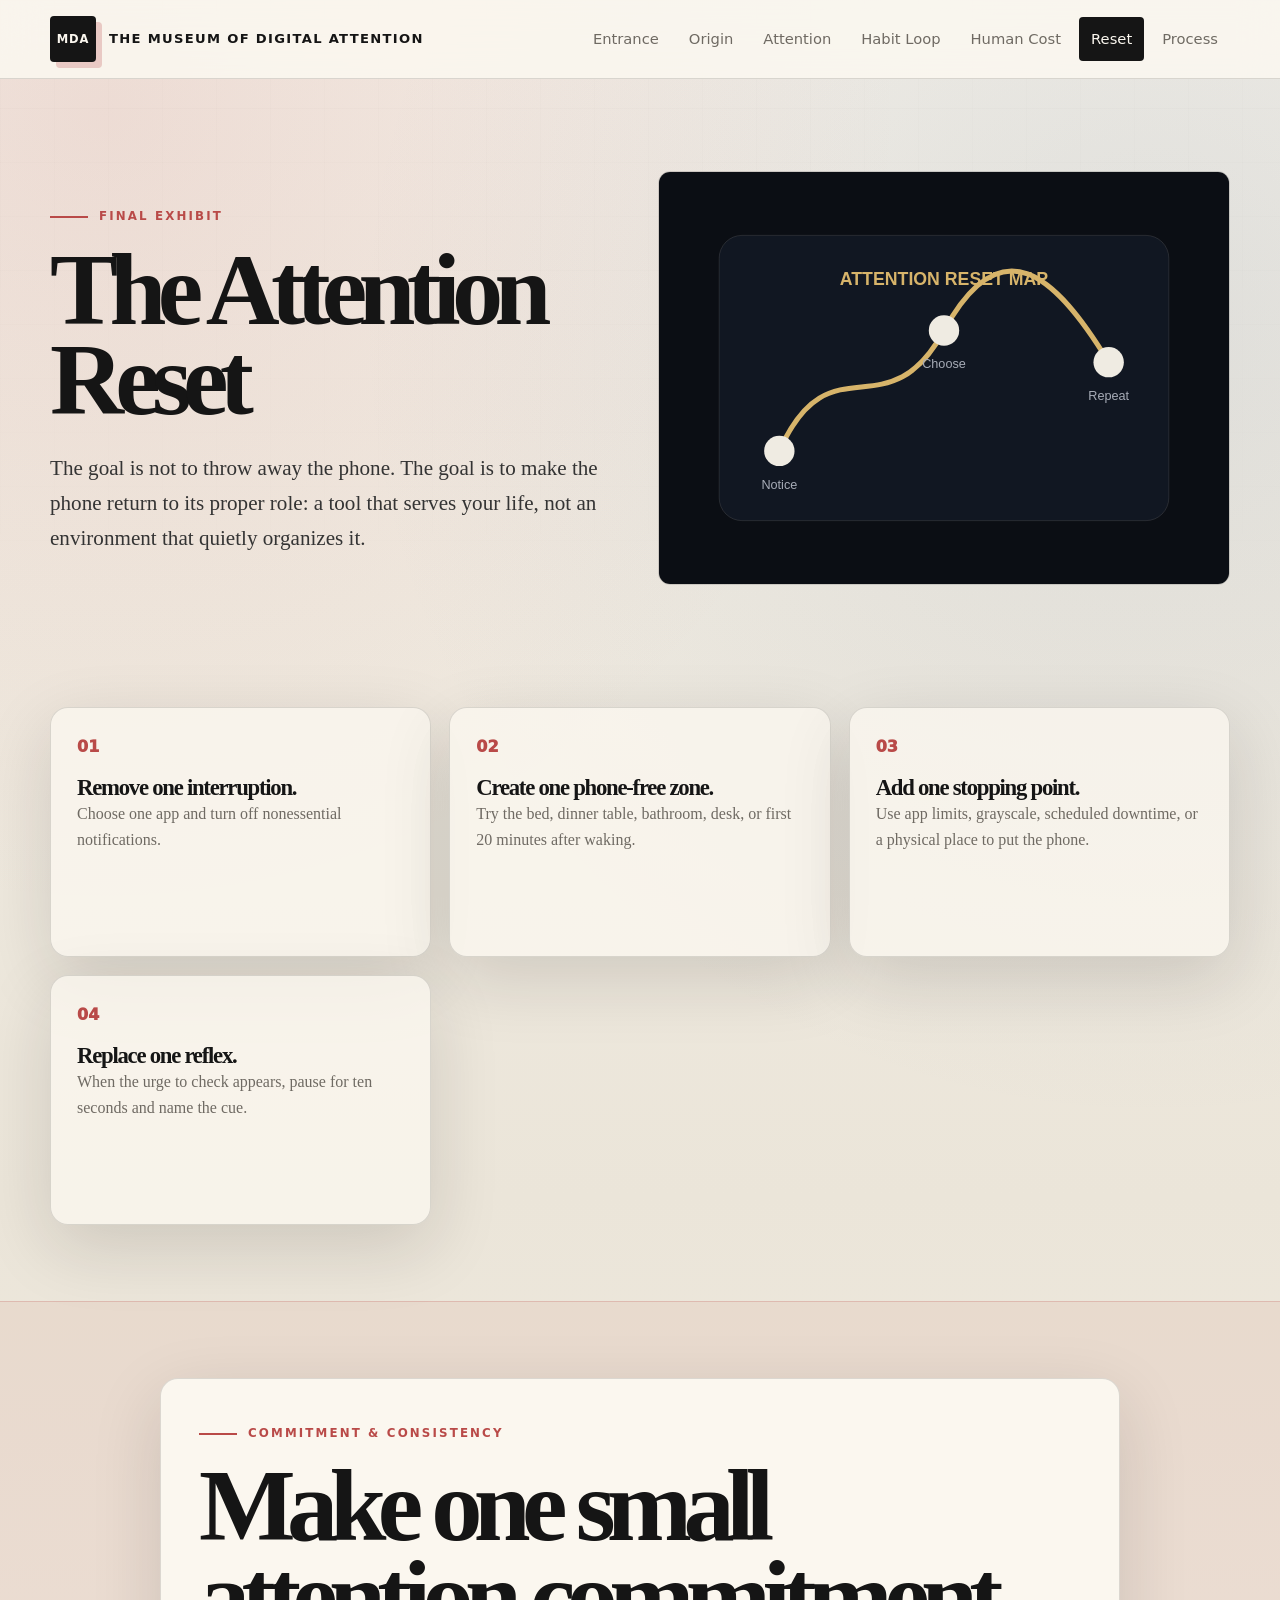
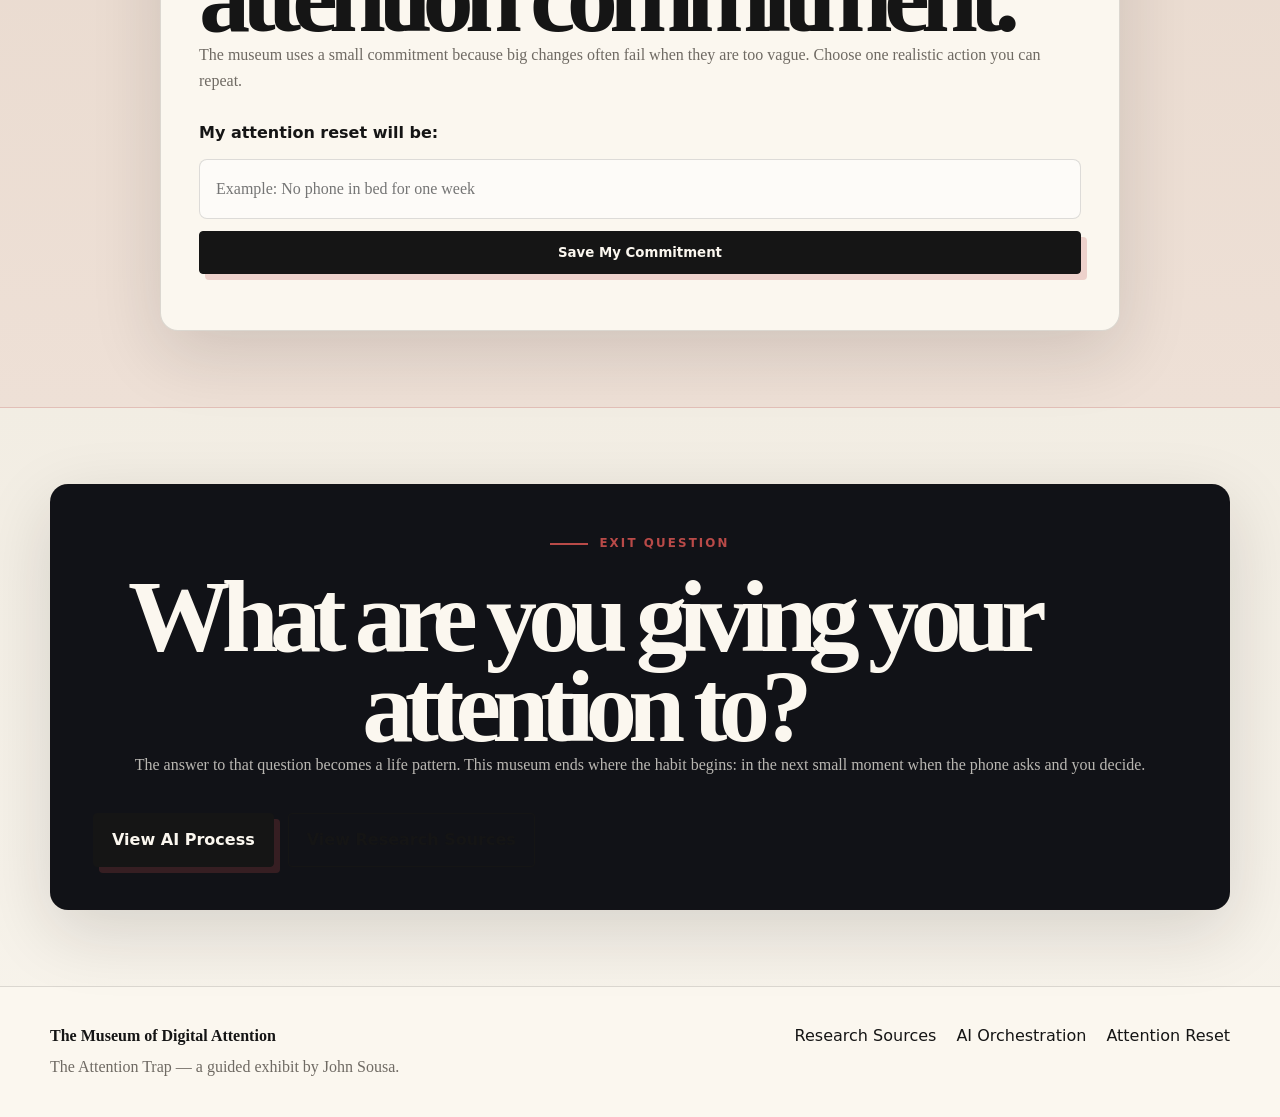
<file: reflection.html>
<!DOCTYPE html>
<html lang="en">
<head>
  <meta charset="UTF-8" />
  <meta name="viewport" content="width=device-width, initial-scale=1.0" />
  <title>Final Exhibit: The Attention Reset | The Museum of Digital Attention</title>
  <meta name="description" content="The Museum of Digital Attention" />
  <link rel="stylesheet" href="style.css" />
</head>
<body>
  
<header class="site-header">
  <nav class="container nav">
    <a class="brand" href="index.html" aria-label="Museum home">
      <span class="brand-mark">MDA</span>
      <span>The Museum of Digital Attention</span>
    </a>
    <button class="menu-toggle" aria-label="Open navigation">Menu</button>
    <div class="nav-links">
      <a href="index.html">Entrance</a>
      <a href="origin.html">Origin</a>
      <a href="attention.html">Attention</a>
      <a href="habits.html">Habit Loop</a>
      <a href="impact.html">Human Cost</a>
      <a href="reflection.html">Reset</a>
      <a href="process.html">Process</a>
    </div>
  </nav>
</header>

  <main>

    <section class="page-hero">
      <div class="container page-grid">
        <div class="reveal">
          <span class="exhibit-label">Final Exhibit</span>
          <h1>The Attention Reset</h1>
          <p class="lede">The goal is not to throw away the phone. The goal is to make the phone return to its proper role: a tool that serves your life, not an environment that quietly organizes it.</p>
        </div>
        <img class="page-image reveal" src="assets/images/reset-map.svg" alt="Attention reset map graphic" />
      </div>
    </section>

    <section>
      <div class="container reset-grid">
        <article class="reset-card reveal">
          <span>01</span>
          <h3>Remove one interruption.</h3>
          <p>Choose one app and turn off nonessential notifications.</p>
        </article>
        <article class="reset-card reveal">
          <span>02</span>
          <h3>Create one phone-free zone.</h3>
          <p>Try the bed, dinner table, bathroom, desk, or first 20 minutes after waking.</p>
        </article>
        <article class="reset-card reveal">
          <span>03</span>
          <h3>Add one stopping point.</h3>
          <p>Use app limits, grayscale, scheduled downtime, or a physical place to put the phone.</p>
        </article>
        <article class="reset-card reveal">
          <span>04</span>
          <h3>Replace one reflex.</h3>
          <p>When the urge to check appears, pause for ten seconds and name the cue.</p>
        </article>
      </div>
    </section>

    <section class="commitment-section">
      <div class="container commitment-card reveal">
        <span class="exhibit-label">Commitment & Consistency</span>
        <h2>Make one small attention commitment.</h2>
        <p>The museum uses a small commitment because big changes often fail when they are too vague. Choose one realistic action you can repeat.</p>

        <form class="commitment-form" id="commitmentForm">
          <label for="commitmentInput">My attention reset will be:</label>
          <input id="commitmentInput" type="text" placeholder="Example: No phone in bed for one week" />
          <button class="btn primary" type="submit">Save My Commitment</button>
        </form>

        <p class="saved-commitment" id="savedCommitment"></p>
      </div>
    </section>

    <section>
      <div class="container final-wall reveal">
        <span class="eyebrow">Exit Question</span>
        <h2>What are you giving your attention to?</h2>
        <p>The answer to that question becomes a life pattern. This museum ends where the habit begins: in the next small moment when the phone asks and you decide.</p>
        <div class="hero-actions">
          <a class="btn primary" href="process.html">View AI Process</a>
          <a class="btn ghost" href="sources.html">View Research Sources</a>
        </div>
      </div>
    </section>

  </main>
  
<footer class="site-footer">
  <div class="container footer-grid">
    <div>
      <strong>The Museum of Digital Attention</strong>
      <p>The Attention Trap — a guided exhibit by John Sousa.</p>
    </div>
    <div>
      <a href="sources.html">Research Sources</a>
      <a href="process.html">AI Orchestration</a>
      <a href="reflection.html">Attention Reset</a>
    </div>
  </div>
</footer>
<script src="script.js"></script>

</body>
</html>
</file>
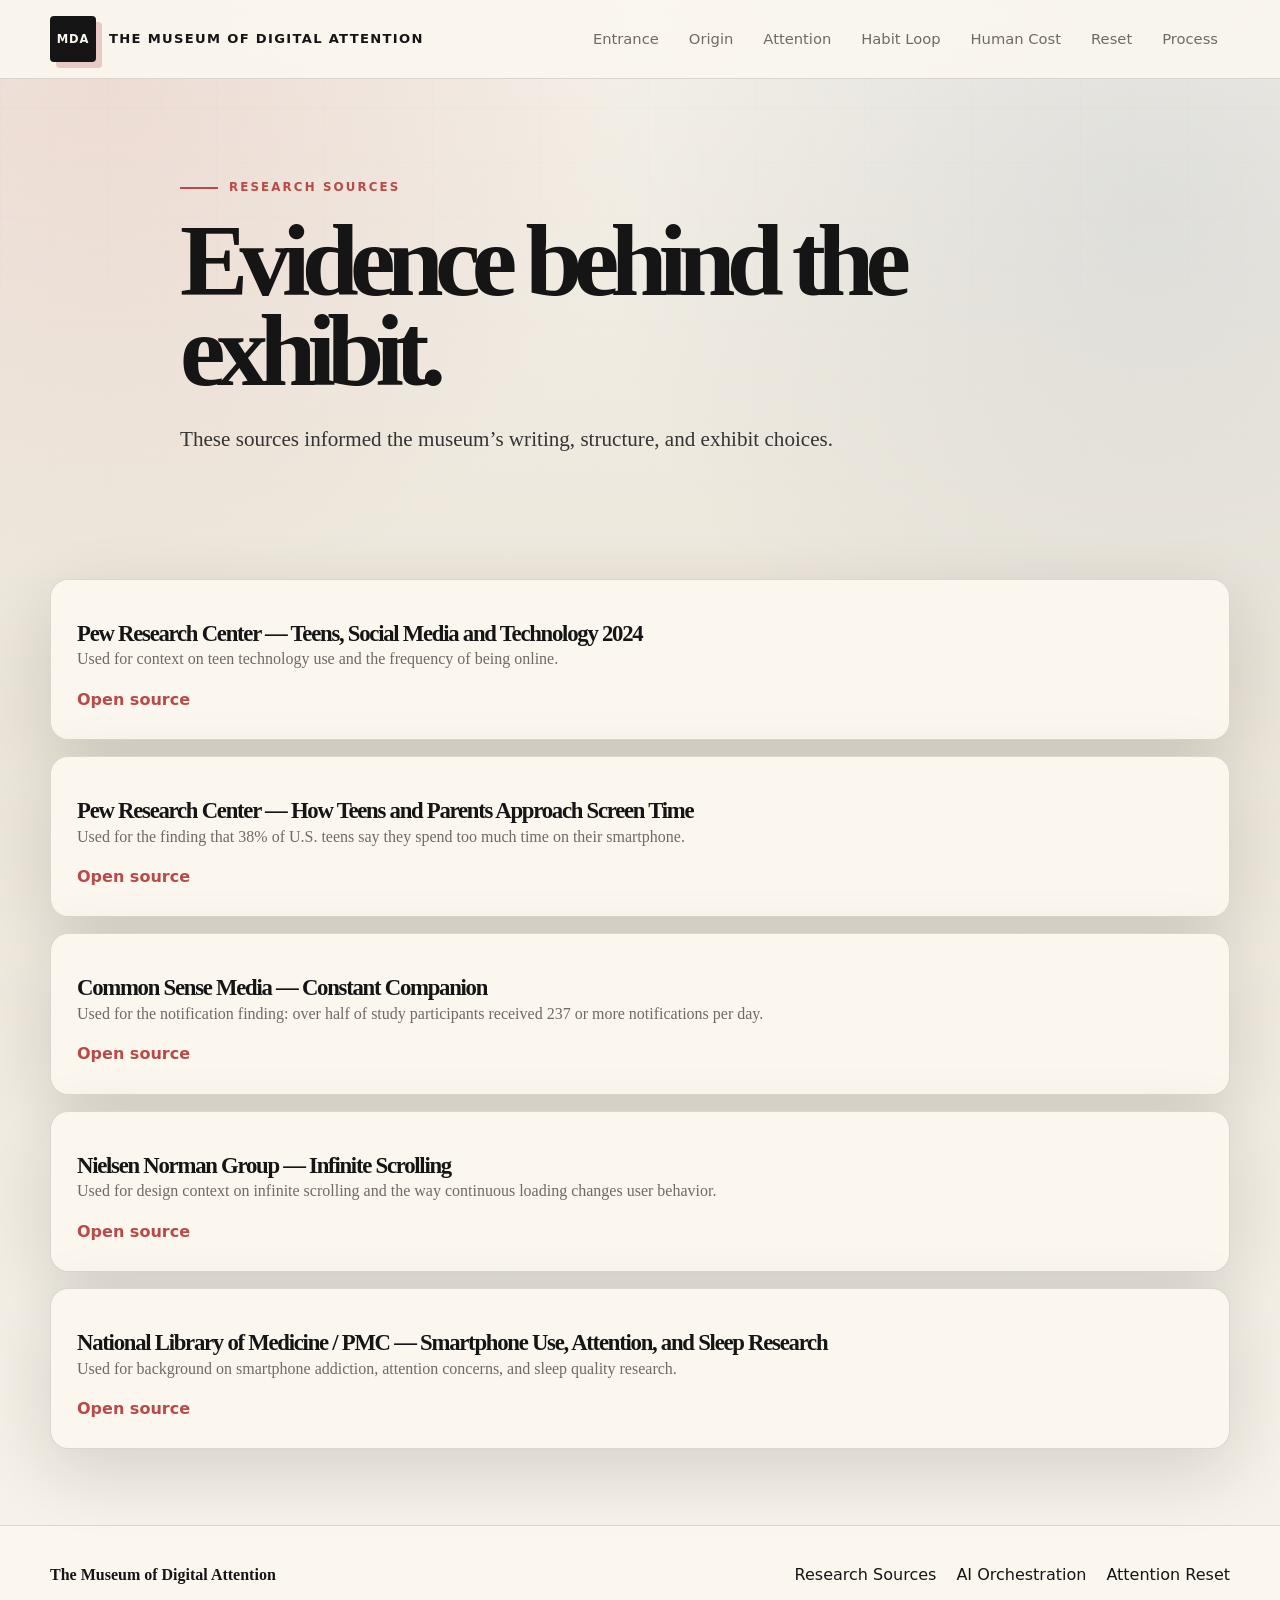
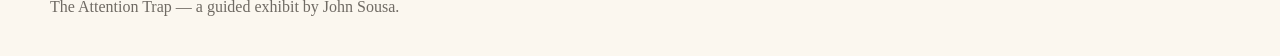
<file: sources.html>
<!DOCTYPE html>
<html lang="en">
<head>
  <meta charset="UTF-8" />
  <meta name="viewport" content="width=device-width, initial-scale=1.0" />
  <title>Sources | The Museum of Digital Attention</title>
  <meta name="description" content="The Museum of Digital Attention" />
  <link rel="stylesheet" href="style.css" />
</head>
<body>
  
<header class="site-header">
  <nav class="container nav">
    <a class="brand" href="index.html" aria-label="Museum home">
      <span class="brand-mark">MDA</span>
      <span>The Museum of Digital Attention</span>
    </a>
    <button class="menu-toggle" aria-label="Open navigation">Menu</button>
    <div class="nav-links">
      <a href="index.html">Entrance</a>
      <a href="origin.html">Origin</a>
      <a href="attention.html">Attention</a>
      <a href="habits.html">Habit Loop</a>
      <a href="impact.html">Human Cost</a>
      <a href="reflection.html">Reset</a>
      <a href="process.html">Process</a>
    </div>
  </nav>
</header>

  <main>

    <section class="page-hero">
      <div class="container page-title reveal">
        <span class="exhibit-label">Research Sources</span>
        <h1>Evidence behind the exhibit.</h1>
        <p class="lede">These sources informed the museum’s writing, structure, and exhibit choices.</p>
      </div>
    </section>

    <section>
      <div class="container source-list">
        <article class="source-card reveal">
          <h3>Pew Research Center — Teens, Social Media and Technology 2024</h3>
          <p>Used for context on teen technology use and the frequency of being online.</p>
          <a href="https://www.pewresearch.org/internet/2024/12/12/teens-social-media-and-technology-2024/" target="_blank" rel="noreferrer">Open source</a>
        </article>

        <article class="source-card reveal">
          <h3>Pew Research Center — How Teens and Parents Approach Screen Time</h3>
          <p>Used for the finding that 38% of U.S. teens say they spend too much time on their smartphone.</p>
          <a href="https://www.pewresearch.org/internet/2024/03/11/how-teens-and-parents-approach-screen-time/" target="_blank" rel="noreferrer">Open source</a>
        </article>

        <article class="source-card reveal">
          <h3>Common Sense Media — Constant Companion</h3>
          <p>Used for the notification finding: over half of study participants received 237 or more notifications per day.</p>
          <a href="https://www.commonsensemedia.org/research/constant-companion-a-week-in-the-life-of-a-young-persons-smartphone-use" target="_blank" rel="noreferrer">Open source</a>
        </article>

        <article class="source-card reveal">
          <h3>Nielsen Norman Group — Infinite Scrolling</h3>
          <p>Used for design context on infinite scrolling and the way continuous loading changes user behavior.</p>
          <a href="https://www.nngroup.com/articles/infinite-scrolling-tips/" target="_blank" rel="noreferrer">Open source</a>
        </article>

        <article class="source-card reveal">
          <h3>National Library of Medicine / PMC — Smartphone Use, Attention, and Sleep Research</h3>
          <p>Used for background on smartphone addiction, attention concerns, and sleep quality research.</p>
          <a href="https://pmc.ncbi.nlm.nih.gov/articles/PMC11583478/" target="_blank" rel="noreferrer">Open source</a>
        </article>
      </div>
    </section>

  </main>
  
<footer class="site-footer">
  <div class="container footer-grid">
    <div>
      <strong>The Museum of Digital Attention</strong>
      <p>The Attention Trap — a guided exhibit by John Sousa.</p>
    </div>
    <div>
      <a href="sources.html">Research Sources</a>
      <a href="process.html">AI Orchestration</a>
      <a href="reflection.html">Attention Reset</a>
    </div>
  </div>
</footer>
<script src="script.js"></script>

</body>
</html>
</file>
<file: style.css>
:root {
  --bg: #f1eee7;
  --paper: #fbf7ef;
  --paper-2: #e4ded2;
  --ink: #151515;
  --ink-soft: #343434;
  --muted: #6f6a63;
  --dark: #111217;
  --dark-2: #1a1c22;
  --line: rgba(21, 21, 21, 0.14);
  --line-light: rgba(255, 255, 255, 0.16);
  --accent: #b94a48;
  --accent-dark: #7e2f33;
  --blue: #536f91;
  --gold: #c49a4a;
  --shadow: 0 22px 70px rgba(25, 22, 18, 0.14);
  --radius: 18px;
  --max: 1180px;
}

* {
  box-sizing: border-box;
}

html {
  scroll-behavior: smooth;
}

body {
  margin: 0;
  font-family: Georgia, "Times New Roman", serif;
  color: var(--ink);
  background:
    radial-gradient(circle at 8% 4%, rgba(185, 74, 72, 0.12), transparent 28%),
    radial-gradient(circle at 90% 12%, rgba(83, 111, 145, 0.12), transparent 30%),
    linear-gradient(180deg, #f5f1e9 0%, #ebe5d9 44%, #f8f4ec 100%);
  line-height: 1.65;
}

body::before {
  content: "";
  position: fixed;
  inset: 0;
  z-index: -1;
  pointer-events: none;
  opacity: 0.35;
  background-image:
    linear-gradient(rgba(21, 21, 21, 0.04) 1px, transparent 1px),
    linear-gradient(90deg, rgba(21, 21, 21, 0.035) 1px, transparent 1px);
  background-size: 54px 54px;
  mask-image: linear-gradient(to bottom, black, transparent 82%);
}

a {
  color: inherit;
  text-decoration: none;
}

img {
  display: block;
  max-width: 100%;
}

.container {
  width: min(var(--max), calc(100% - 44px));
  margin: 0 auto;
}

/* Header */

.site-header {
  position: sticky;
  top: 0;
  z-index: 1000;
  background: rgba(251, 247, 239, 0.88);
  backdrop-filter: blur(18px);
  border-bottom: 1px solid var(--line);
}

.nav {
  height: 78px;
  display: flex;
  align-items: center;
  justify-content: space-between;
  gap: 22px;
}

.brand {
  display: flex;
  align-items: center;
  gap: 13px;
  font-family: Inter, ui-sans-serif, system-ui, -apple-system, BlinkMacSystemFont, "Segoe UI", sans-serif;
  font-weight: 900;
  letter-spacing: 0.1em;
  text-transform: uppercase;
  font-size: 0.82rem;
}

.brand-mark {
  width: 46px;
  height: 46px;
  border-radius: 4px;
  display: grid;
  place-items: center;
  color: var(--paper);
  background: var(--ink);
  font-size: 0.72rem;
  letter-spacing: 0.08em;
  box-shadow: 6px 6px 0 rgba(185, 74, 72, 0.25);
}

.nav-links {
  display: flex;
  align-items: center;
  gap: 6px;
  font-family: Inter, ui-sans-serif, system-ui, -apple-system, BlinkMacSystemFont, "Segoe UI", sans-serif;
}

.nav-links a {
  color: var(--muted);
  padding: 10px 12px;
  border-radius: 4px;
  font-size: 0.92rem;
  transition: 180ms ease;
}

.nav-links a:hover,
.nav-links a.active {
  color: var(--paper);
  background: var(--ink);
}

.menu-toggle {
  display: none;
  color: var(--ink);
  border: 1px solid var(--line);
  background: transparent;
  border-radius: 4px;
  padding: 10px 12px;
  font-family: Inter, ui-sans-serif, system-ui, sans-serif;
}

/* Type */

h1,
h2,
h3 {
  margin: 0;
  line-height: 0.98;
  letter-spacing: -0.055em;
}

p {
  margin-top: 0;
}

.hero-copy h1,
.page-hero h1,
.final-wall h2,
.commitment-card h2 {
  margin: 18px 0 0;
  font-size: clamp(3.5rem, 8vw, 8.6rem);
  line-height: 0.88;
  letter-spacing: -0.085em;
  max-width: 980px;
}

.subtitle {
  color: var(--accent);
  font-size: clamp(1.25rem, 2.5vw, 2.1rem);
  font-style: italic;
  margin: 18px 0 0;
}

.lede {
  margin: 26px 0 0;
  color: var(--ink-soft);
  font-size: clamp(1.08rem, 1.8vw, 1.32rem);
  max-width: 760px;
}

.exhibit-label,
.eyebrow {
  display: inline-flex;
  align-items: center;
  gap: 11px;
  color: var(--accent);
  letter-spacing: 0.18em;
  text-transform: uppercase;
  font-family: Inter, ui-sans-serif, system-ui, sans-serif;
  font-weight: 900;
  font-size: 0.74rem;
}

.exhibit-label::before,
.eyebrow::before {
  content: "";
  width: 38px;
  height: 2px;
  background: var(--accent);
}

/* Buttons */

.hero-actions {
  display: flex;
  gap: 14px;
  flex-wrap: wrap;
  margin-top: 34px;
}

.btn {
  display: inline-flex;
  align-items: center;
  justify-content: center;
  border-radius: 4px;
  padding: 13px 18px;
  border: 1px solid var(--ink);
  font-family: Inter, ui-sans-serif, system-ui, sans-serif;
  font-weight: 850;
  transition: transform 180ms ease, background 180ms ease, color 180ms ease;
}

.btn:hover {
  transform: translateY(-2px);
}

.btn.primary {
  color: var(--paper);
  background: var(--ink);
  border-color: var(--ink);
  box-shadow: 6px 6px 0 rgba(185, 74, 72, 0.22);
}

.btn.ghost {
  color: var(--ink);
  background: transparent;
}

.btn.ghost:hover {
  background: var(--paper);
}

/* Layout */

section {
  padding: 76px 0;
}

.hero {
  padding: 92px 0 60px;
}

.hero-grid,
.page-grid,
.artifact-grid,
.exhibit-layout,
.grid-2 {
  display: grid;
  grid-template-columns: 1fr 1fr;
  gap: 36px;
  align-items: center;
}

.hero-art {
  padding: 16px;
  border: 1px solid var(--line);
  border-radius: var(--radius);
  background: var(--paper);
  box-shadow: var(--shadow);
  transform: rotate(1deg);
}

.hero-art img,
.page-image {
  width: 100%;
  border-radius: 12px;
  border: 1px solid var(--line);
}

.page-hero {
  padding: 92px 0 46px;
}

.page-title {
  max-width: 920px;
}

/* Cards */

.quiet-section {
  background: rgba(251, 247, 239, 0.66);
  border-top: 1px solid var(--line);
  border-bottom: 1px solid var(--line);
}

.statement-card,
.info-card,
.route-card,
.exhibit-note,
.prompt-card,
.loop-card,
.cost-card,
.reset-card,
.commitment-card,
.final-wall,
.source-card {
  border: 1px solid var(--line);
  border-radius: var(--radius);
  background: rgba(251, 247, 239, 0.76);
  box-shadow: var(--shadow);
}

.statement-card,
.info-card,
.exhibit-note,
.prompt-card,
.cost-card,
.reset-card,
.source-card {
  padding: 26px;
}

.statement-card h2,
.section-header h2,
.exhibit-text h2,
.artifact-caption h2,
.artifact-grid h2 {
  font-size: clamp(2rem, 4.4vw, 4.7rem);
  letter-spacing: -0.06em;
  line-height: 0.98;
  margin: 16px 0;
}

.statement-card p,
.info-card p,
.route-card p,
.exhibit-text p,
.exhibit-note p,
.prompt-card p,
.cost-card p,
.reset-card p,
.source-card p,
.section-header p,
.final-wall p,
.commitment-card p {
  color: var(--muted);
  margin-bottom: 0;
}

.section-header {
  display: flex;
  align-items: end;
  justify-content: space-between;
  gap: 26px;
  margin-bottom: 32px;
}

.section-header p {
  max-width: 560px;
}

/* Route */

.route-grid {
  display: grid;
  grid-template-columns: repeat(5, 1fr);
  gap: 16px;
}

.route-card {
  padding: 24px;
  min-height: 288px;
  display: flex;
  flex-direction: column;
  justify-content: space-between;
  transition: transform 180ms ease, border-color 180ms ease, box-shadow 180ms ease;
}

.route-card:nth-child(even) {
  background: #efe7d9;
}

.route-card:hover {
  transform: translateY(-6px);
  border-color: rgba(185, 74, 72, 0.5);
  box-shadow: 10px 10px 0 rgba(185, 74, 72, 0.18);
}

.route-card span,
.number {
  color: var(--accent);
  font-family: Inter, ui-sans-serif, system-ui, sans-serif;
  font-weight: 950;
  letter-spacing: 0.13em;
  text-transform: uppercase;
  font-size: 0.82rem;
}

.route-card h3,
.info-card h3,
.loop-card h3,
.cost-card h3,
.reset-card h3,
.process-step h3,
.source-card h3 {
  margin: 16px 0 0;
  font-size: 1.42rem;
  line-height: 1.08;
}

/* Artifact Sections */

.artifact-strip {
  border-top: 1px solid var(--line);
  border-bottom: 1px solid var(--line);
  background:
    linear-gradient(135deg, rgba(17, 18, 23, 0.96), rgba(28, 30, 38, 0.96));
  color: var(--paper);
}

.artifact-strip p,
.artifact-strip .section-header p {
  color: rgba(251, 247, 239, 0.72);
}

.notification-wall {
  display: grid;
  grid-template-columns: repeat(2, 1fr);
  gap: 13px;
  padding: 22px;
  border-radius: var(--radius);
  border: 1px solid var(--line-light);
  background: #08090d;
}

.notification-wall span {
  color: var(--ink);
  background: var(--paper);
  border-radius: 8px;
  padding: 14px 15px;
  box-shadow: 0 8px 30px rgba(0, 0, 0, 0.24);
  font-family: Inter, ui-sans-serif, system-ui, sans-serif;
}

/* Exhibit Text */

.exhibit-text {
  padding: 6px 0;
}

.exhibit-text h2 {
  margin-top: 0;
}

.exhibit-text p {
  font-size: 1.09rem;
}

.exhibit-note {
  align-self: start;
  position: sticky;
  top: 102px;
  background: var(--dark);
  color: var(--paper);
  box-shadow: none;
}

.exhibit-note p {
  color: rgba(251, 247, 239, 0.72);
}

.museum-callout {
  margin-top: 26px;
  padding: 22px;
  border-radius: 12px;
  background: rgba(185, 74, 72, 0.1);
  border: 1px solid rgba(185, 74, 72, 0.28);
  display: grid;
  gap: 6px;
}

.museum-callout strong {
  color: var(--accent);
}

/* Fixed Timeline + Process Cards */

.museum-timeline,
.process-steps,
.source-list {
  display: grid;
  gap: 16px;
}

.timeline-item,
.process-step {
  display: grid;
  grid-template-columns: 1fr;
  gap: 10px;
  padding: 28px;
  border-radius: var(--radius);
  border: 1px solid var(--line);
  background: rgba(251, 247, 239, 0.78);
  box-shadow: var(--shadow);
}

.timeline-item:nth-child(even),
.process-step:nth-child(even) {
  background: #ede6d8;
}

.timeline-item span,
.process-step span {
  color: var(--accent);
  font-family: Inter, ui-sans-serif, system-ui, sans-serif;
  font-weight: 950;
  letter-spacing: 0.12em;
  text-transform: uppercase;
}

.timeline-item h3,
.process-step h3 {
  margin: 0;
  font-size: 1.42rem;
  line-height: 1.1;
}

.timeline-item p,
.process-step p {
  color: var(--muted);
  margin: 4px 0 0;
  max-width: 760px;
}

/* Prompts */

.reflection-prompt {
  background:
    linear-gradient(135deg, rgba(185, 74, 72, 0.08), rgba(83, 111, 145, 0.08));
}

.prompt-card {
  text-align: center;
  max-width: 940px;
  margin: 0 auto;
  padding: 34px;
}

.prompt-card h2 {
  font-size: clamp(2rem, 4.5vw, 4.6rem);
  line-height: 0.98;
  letter-spacing: -0.06em;
}

/* Grids */

.grid-3,
.cost-grid,
.reset-grid,
.loop-grid {
  display: grid;
  grid-template-columns: repeat(3, 1fr);
  gap: 18px;
}

.info-card,
.cost-card,
.reset-card {
  min-height: 250px;
}

.info-card {
  background: var(--paper);
}

.loop-grid {
  grid-template-columns: repeat(4, 1fr);
}

.loop-card {
  min-height: 230px;
  padding: 24px;
  display: flex;
  flex-direction: column;
  justify-content: space-between;
}

.loop-card:nth-child(1) {
  background: #fbf7ef;
}

.loop-card:nth-child(2) {
  background: #ece1d1;
}

.loop-card:nth-child(3) {
  background: #dcd6ca;
}

.loop-card:nth-child(4) {
  background: var(--dark);
  color: var(--paper);
}

.loop-card:nth-child(4) h3 {
  color: var(--paper);
}

.loop-card span,
.cost-card span,
.reset-card span {
  color: var(--accent);
  font-family: Inter, ui-sans-serif, system-ui, sans-serif;
  font-weight: 950;
}

/* Dark Room */

.dark-room {
  background: var(--dark);
  color: var(--paper);
  border-top: 1px solid var(--line-light);
  border-bottom: 1px solid var(--line-light);
}

.dark-room p {
  color: rgba(251, 247, 239, 0.72);
}

.screen-time-panel {
  border-radius: 28px;
  border: 1px solid rgba(251, 247, 239, 0.18);
  background: linear-gradient(180deg, #1d2028, #08090d);
  padding: 30px;
  box-shadow: 0 30px 80px rgba(0, 0, 0, 0.36);
}

.phone-top {
  width: 84px;
  height: 9px;
  border-radius: 999px;
  background: rgba(255, 255, 255, 0.2);
  margin: 0 auto 28px;
}

.bar {
  height: 10px;
  border-radius: 999px;
  background: rgba(255, 255, 255, 0.1);
  overflow: hidden;
}

.bar span {
  display: block;
  height: 100%;
  width: var(--w);
  background: var(--accent);
}

.screen-time-panel p {
  color: rgba(251, 247, 239, 0.72);
  margin: 10px 0 18px;
}

/* Visual Artifacts */

.feed-artifact {
  display: grid;
  gap: 14px;
  padding: 24px;
  border-radius: var(--radius);
  border: 1px solid var(--line-light);
  background: #08090d;
  max-height: 420px;
  overflow: hidden;
}

.feed-artifact div {
  height: 82px;
  border-radius: 8px;
  background: linear-gradient(90deg, rgba(251, 247, 239, 0.94), rgba(251, 247, 239, 0.22));
}

.nightstand {
  height: 330px;
  border-radius: var(--radius);
  background: radial-gradient(circle at center, rgba(83, 111, 145, 0.55), transparent 32%), #030406;
  border: 1px solid var(--line-light);
  position: relative;
  overflow: hidden;
}

.moon {
  position: absolute;
  top: 42px;
  right: 68px;
  width: 58px;
  height: 58px;
  border-radius: 50%;
  background: var(--paper);
  box-shadow: 0 0 38px rgba(251, 247, 239, 0.5);
}

.glow-phone {
  position: absolute;
  left: 50%;
  bottom: 46px;
  transform: translateX(-50%) rotate(-4deg);
  width: 130px;
  height: 220px;
  border-radius: 22px;
  background: linear-gradient(180deg, #b9d5ff, #24364f);
  box-shadow: 0 0 80px rgba(83, 111, 145, 0.82);
}

/* Commitment */

.commitment-section {
  background: rgba(185, 74, 72, 0.08);
  border-top: 1px solid rgba(185, 74, 72, 0.22);
  border-bottom: 1px solid rgba(185, 74, 72, 0.22);
}

.commitment-card {
  padding: 38px;
  max-width: 960px;
  margin: 0 auto;
  background: var(--paper);
}

.commitment-form {
  margin-top: 26px;
  display: grid;
  gap: 12px;
}

.commitment-form label {
  color: var(--ink);
  font-family: Inter, ui-sans-serif, system-ui, sans-serif;
  font-weight: 850;
}

.commitment-form input {
  width: 100%;
  border: 1px solid var(--line);
  border-radius: 8px;
  padding: 16px;
  background: rgba(255, 255, 255, 0.55);
  color: var(--ink);
  font: inherit;
}

.saved-commitment {
  margin-top: 18px;
  color: var(--accent) !important;
  font-family: Inter, ui-sans-serif, system-ui, sans-serif;
  font-weight: 850;
}

.final-wall {
  padding: 42px;
  text-align: center;
  background: var(--dark);
  color: var(--paper);
}

.final-wall p {
  color: rgba(251, 247, 239, 0.72);
}

/* Sources */

.source-card {
  background: var(--paper);
}

.source-card a {
  color: var(--accent);
  font-family: Inter, ui-sans-serif, system-ui, sans-serif;
  font-weight: 850;
  display: inline-block;
  margin-top: 14px;
}

/* Footer */

.site-footer {
  padding: 36px 0;
  border-top: 1px solid var(--line);
  color: var(--muted);
  background: var(--paper);
}

.footer-grid {
  display: flex;
  justify-content: space-between;
  gap: 26px;
  flex-wrap: wrap;
}

.footer-grid strong {
  color: var(--ink);
}

.footer-grid p {
  margin: 5px 0 0;
}

.footer-grid a {
  color: var(--ink);
  margin-left: 16px;
  font-family: Inter, ui-sans-serif, system-ui, sans-serif;
}

/* Animation */

.reveal {
  opacity: 0;
  transform: translateY(18px);
  transition: 700ms ease;
}

.reveal.visible {
  opacity: 1;
  transform: translateY(0);
}

/* Responsive */

@media (max-width: 1040px) {
  .route-grid {
    grid-template-columns: repeat(2, 1fr);
  }

  .grid-3,
  .cost-grid,
  .reset-grid,
  .loop-grid {
    grid-template-columns: repeat(2, 1fr);
  }
}

@media (max-width: 860px) {
  .menu-toggle {
    display: inline-flex;
  }

  .nav-links {
    display: none;
    position: absolute;
    top: 78px;
    left: 20px;
    right: 20px;
    flex-direction: column;
    align-items: stretch;
    padding: 14px;
    border-radius: 10px;
    background: rgba(251, 247, 239, 0.98);
    border: 1px solid var(--line);
    box-shadow: var(--shadow);
  }

  .nav-links.open {
    display: flex;
  }

  .hero-grid,
  .page-grid,
  .artifact-grid,
  .exhibit-layout,
  .grid-2 {
    grid-template-columns: 1fr;
  }

  .exhibit-note {
    position: static;
  }

  .section-header {
    display: block;
  }

  .notification-wall {
    grid-template-columns: 1fr;
  }
}

@media (max-width: 600px) {
  .container {
    width: min(100% - 28px, var(--max));
  }

  .hero {
    padding-top: 58px;
  }

  .hero-copy h1,
  .page-hero h1 {
    font-size: 3.35rem;
  }

  .route-grid,
  .grid-3,
  .cost-grid,
  .reset-grid,
  .loop-grid {
    grid-template-columns: 1fr;
  }

  .timeline-item,
  .process-step {
    grid-template-columns: 1fr;
  }

  .footer-grid a {
    margin: 0 12px 0 0;
    display: inline-block;
  }
}
</file>
